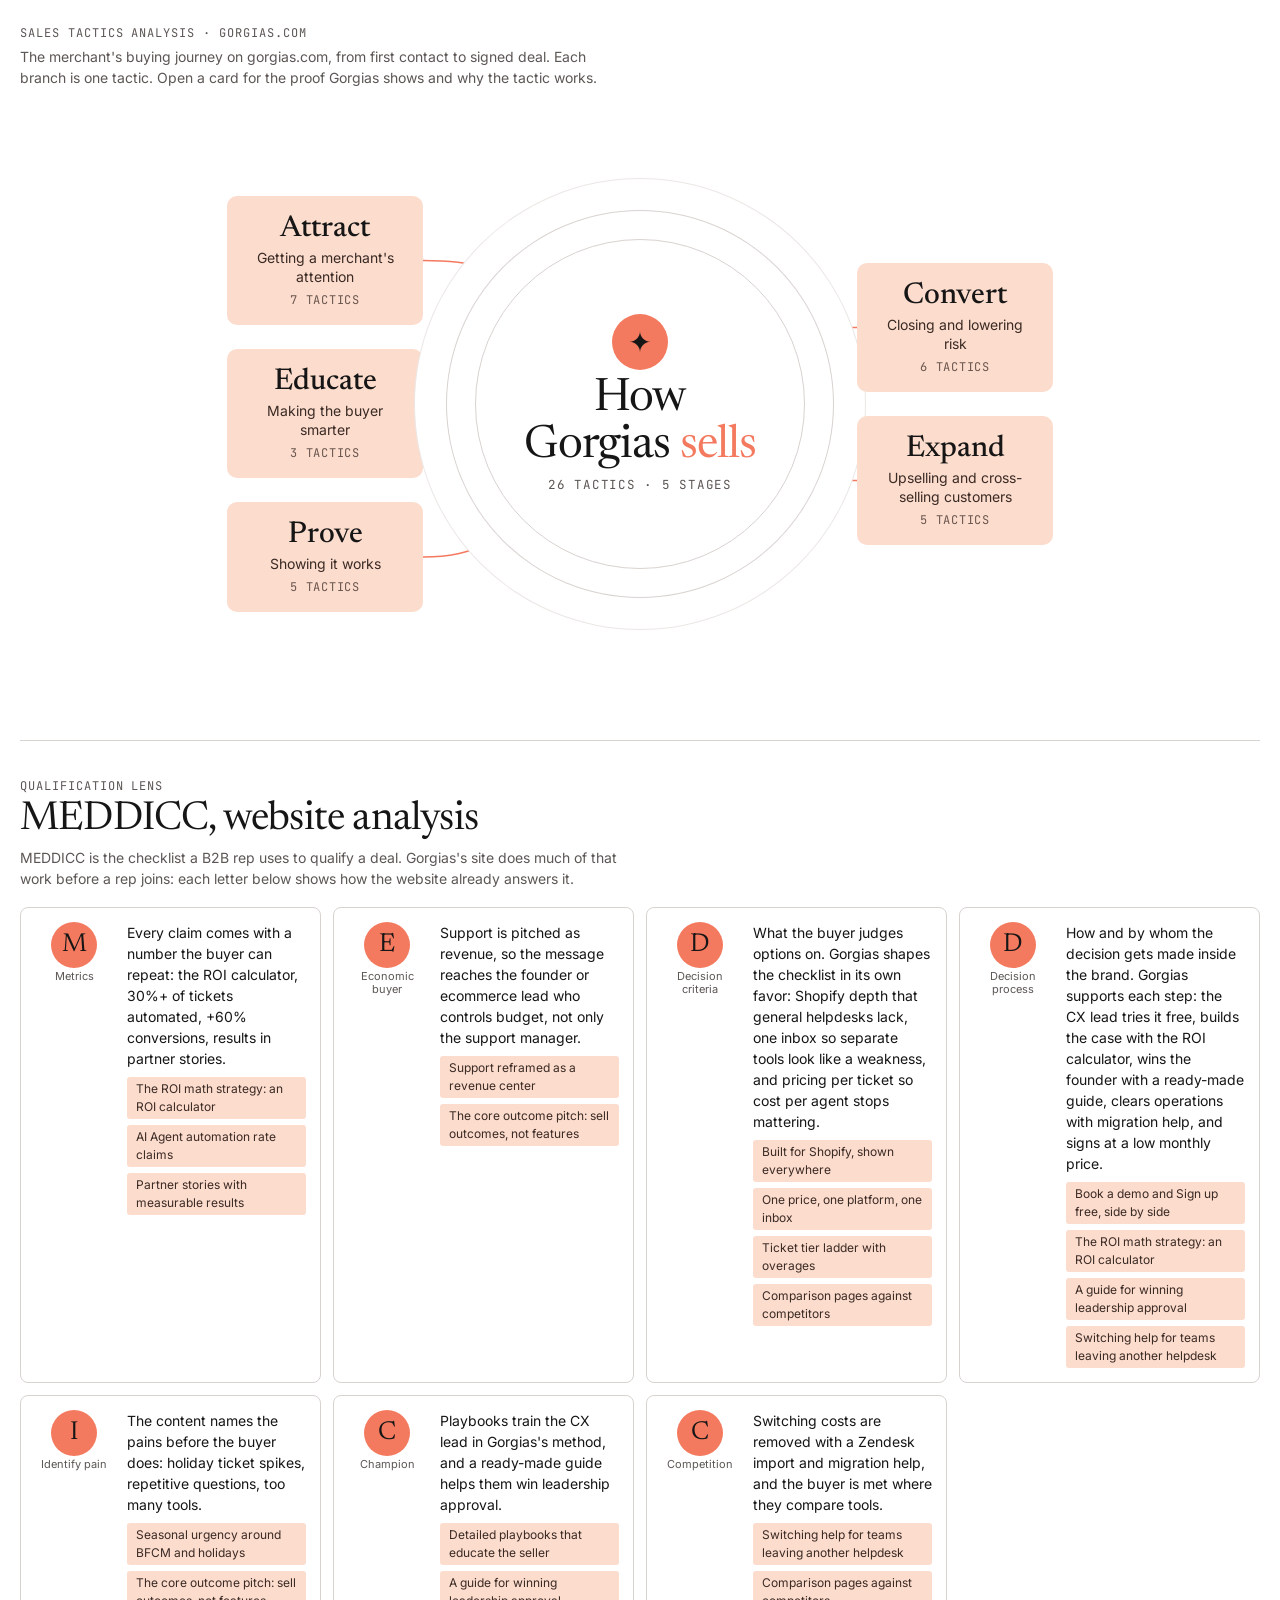
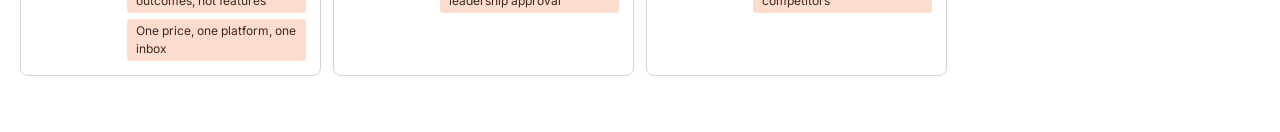
<file: gorgias-analysis/index.html>
<!doctype html>
<html lang="en">
<head>
<meta charset="utf-8">
<meta name="viewport" content="width=device-width,initial-scale=1,viewport-fit=cover">
<style>body{margin:0;font:14px system-ui,sans-serif}img{max-width:100%}[hidden]{display:none!important}</style>
</head>
<body>
<title>Gorgias Sales Tactics</title>
<link rel="preconnect" href="https://fonts.googleapis.com">
<link rel="stylesheet" href="https://fonts.googleapis.com/css2?family=Newsreader:opsz,wght@6..72,400;6..72,500&family=Inter:wght@400;500;600&family=JetBrains+Mono:wght@400;500&display=swap">
<style>
/* Layout: a mind map. The question sits in a ringed hub in the middle; four buyer stages branch left and right; each tactic hangs off its stage. Gorgias palette: white, ink, coral, warm grey, peach. */
:root{
  --bg:#ffffff; --surface:#ffffff; --sunk:#ebe7e5; --fg:#161616; --muted:#5c5654; --line:#d9d3d0;
  --ink:#161616; --on-ink:#ffffff; --coral:#f47a5f; --peach:#fcdccd; --tag-fg:#3a2a24; --warn:#a4462f;
  --branch:#c9c1bd;
  color-scheme:light;
  --display:"Newsreader","Iowan Old Style",Georgia,serif;
  --body:"Inter",ui-sans-serif,system-ui,sans-serif;
  --mono:"JetBrains Mono",ui-monospace,Menlo,monospace;
}
*{box-sizing:border-box}
body{background:var(--bg);color:var(--fg);font-family:var(--body);font-size:15px;line-height:1.5}
.wrap{padding-inline:20px;padding-block:24px 56px;max-width:1560px;margin:0 auto;display:flex;flex-direction:column;gap:28px}
header{display:flex;flex-wrap:wrap;gap:14px;align-items:center;justify-content:space-between}
.eyebrow{font-family:var(--mono);font-size:12px;letter-spacing:.08em;text-transform:uppercase;color:var(--muted)}
.lede{color:var(--muted);max-width:68ch;margin:4px 0 0;font-size:14px}
button,input,textarea,select{font:inherit;color:inherit}
.btn{border:1px solid var(--line);background:var(--surface);padding:9px 18px;border-radius:999px;cursor:pointer;font-weight:500}
.btn:hover{border-color:var(--ink)}
.btn.primary{background:var(--ink);color:var(--on-ink);border-color:var(--ink);font-weight:600}
.btn:focus-visible,input:focus-visible,textarea:focus-visible,select:focus-visible,.card:focus-visible{outline:2px solid var(--coral);outline-offset:2px}
.note{font-size:13px;color:var(--muted);text-align:center;margin:0}
.note.err{color:var(--warn)}

/* map */
.map{position:relative;display:grid;grid-template-columns:minmax(0,520px) 330px minmax(0,520px);justify-content:center;column-gap:52px;align-items:center;padding-block:80px}
.wires{position:absolute;inset:0;width:100%;height:100%;pointer-events:none;overflow:visible}
.wires path{fill:none;stroke:var(--branch);stroke-width:1.25}
.wires path.trunk{stroke:var(--coral);stroke-width:1.5}
.side{display:flex;flex-direction:column;gap:24px;position:relative;z-index:1;min-width:0}
.hub{position:relative;z-index:1;width:330px;height:330px;border-radius:50%;display:grid;place-items:center;text-align:center;background:var(--surface);border:1px solid var(--line);
  box-shadow:0 0 0 28px var(--bg),0 0 0 29px var(--line),0 0 0 60px var(--bg),0 0 0 61px var(--sunk)}
.hub-in{display:flex;flex-direction:column;align-items:center;gap:6px;padding:20px}
.hub .dot{width:56px;height:56px;border-radius:50%;background:var(--coral);display:grid;place-items:center;color:var(--ink);font-size:28px;line-height:1}
.hub h1{font-family:var(--display);font-weight:400;font-size:46px;letter-spacing:-.02em;line-height:1.02;margin:0;text-wrap:balance}
.hub h1 em{font-style:normal;color:var(--coral)}
.hub .count{font-family:var(--mono);font-size:12.5px;color:var(--muted);letter-spacing:.06em;text-transform:uppercase}
.group{display:grid;grid-template-columns:minmax(0,1fr) auto;column-gap:32px;align-items:center}
.group.open{margin-block:10px}
.side.right .group{grid-template-columns:auto minmax(0,1fr)}
.side.right .stage{order:-1}
.stage{display:flex;flex-direction:column;align-items:center;gap:3px;background:var(--peach);color:var(--tag-fg);border:1px solid transparent;border-radius:10px;padding:16px 18px;text-align:center;width:196px;cursor:pointer;transition:background .15s,transform .15s}
.stage:hover{transform:translateY(-1px);border-color:var(--coral)}
.stage:focus-visible{outline:2px solid var(--coral);outline-offset:2px}
.stage[aria-expanded="true"]{background:var(--ink);color:var(--on-ink)}
.stage[aria-expanded="true"] b{color:var(--on-ink)}
.stage .cnt{font-family:var(--mono);font-size:12px;letter-spacing:.06em;text-transform:uppercase;opacity:.75;margin-top:2px}
.stage b{font-family:var(--display);font-weight:500;font-size:30px;line-height:1.1;color:var(--ink)}
.stage span{font-size:14px;line-height:1.35}
.hint{text-align:center;font-size:13px;color:var(--muted);margin:-8px 0 0}
.cards{display:flex;flex-direction:column;gap:12px;min-width:0}
.card{background:var(--surface);border:1px solid var(--line);border-radius:8px;padding:12px 14px;display:flex;flex-direction:column;gap:4px;cursor:pointer;text-align:left;min-width:0;transition:border-color .15s, transform .15s}
.card:hover{border-color:var(--ink);transform:translateY(-1px)}
.card h3{font-family:var(--display);font-size:19px;font-weight:400;letter-spacing:-.01em;margin:0;line-height:1.15}
.card p{margin:0;font-size:13px;color:var(--muted);display:-webkit-box;-webkit-line-clamp:2;-webkit-box-orient:vertical;overflow:hidden}
.card .more{font-size:12px;font-weight:500;color:var(--fg)}
.card .more::after{content:" →"}
.empty{font-size:13px;color:var(--muted);border:1px dashed var(--line);border-radius:8px;padding:10px 12px}

.card.dim{opacity:.28}
.wires path.faint{opacity:.25}
.wires path.lit{stroke:var(--coral);stroke-width:1.5}

/* method lens */
.lens{display:flex;flex-wrap:wrap;align-items:center;gap:10px}
.lens-label{font-family:var(--mono);font-size:11px;letter-spacing:.08em;text-transform:uppercase;color:var(--muted)}
.lens-row{display:flex;flex-wrap:wrap;gap:6px}
.lens-btn{border:1px solid var(--line);background:var(--surface);border-radius:999px;padding:6px 12px;font-size:13px;cursor:pointer}
.lens-btn:hover{border-color:var(--ink)}
.lens-btn[aria-pressed="true"]{background:var(--ink);color:var(--on-ink);border-color:var(--ink)}
.lens-btn .n{font-family:var(--mono);font-size:11px;opacity:.65}
.lens-btn:focus-visible,.m-link:focus-visible{outline:2px solid var(--coral);outline-offset:2px}

/* MEDDICC */
.meddicc{display:flex;flex-direction:column;gap:18px;border-top:1px solid var(--line);padding-top:36px;margin-top:20px}
.m-head h2{font-family:var(--display);font-weight:400;font-size:clamp(28px,4vw,40px);letter-spacing:-.02em;line-height:1.05;margin:4px 0 6px}
.m-rows{display:grid;grid-template-columns:repeat(auto-fill,minmax(300px,1fr));gap:12px}
.m-row{display:grid;grid-template-columns:auto minmax(0,1fr);gap:14px;border:1px solid var(--line);border-radius:8px;padding:14px}
.m-key{display:flex;flex-direction:column;align-items:center;gap:2px;width:78px}
.m-l{width:46px;height:46px;border-radius:50%;background:var(--coral);display:grid;place-items:center;font-family:var(--display);font-size:26px;color:var(--ink)}
.m-n{font-size:11px;text-align:center;color:var(--muted);line-height:1.2}
.m-body{display:flex;flex-direction:column;gap:8px;min-width:0}
.m-body p{margin:0;font-size:14px}
.m-links{display:flex;flex-wrap:wrap;gap:6px}
.m-link{border:0;background:var(--peach);color:var(--tag-fg);border-radius:3px;padding:3px 9px;font-size:12px;cursor:pointer;text-align:left}
.m-link:hover{text-decoration:underline}
.chip.method{background:var(--sunk);color:var(--fg)}
fieldset.methods{border:1px solid var(--line);border-radius:8px;padding:8px 12px 10px;margin:0}
fieldset.methods legend{font-family:var(--mono);font-size:12px;color:var(--muted);padding:0 4px}
#i-methods{display:grid;grid-template-columns:1fr 1fr;gap:6px 12px}
label.check{flex-direction:row;align-items:center;gap:8px;font-family:var(--body);font-size:13.5px;color:var(--fg);letter-spacing:0}
label.check input{padding:0;margin:0}

/* dialogs */
dialog{border:1px solid var(--line);border-radius:14px;background:var(--surface);color:var(--fg);padding:0;width:min(600px,calc(100vw - 32px))}
dialog::backdrop{background:rgba(22,22,22,.45)}
.detail{display:flex;flex-direction:column;gap:14px;padding:24px}
.detail .crumb{display:flex;flex-wrap:wrap;gap:6px}
.chip{font-size:12px;padding:3px 9px;border-radius:3px;background:var(--peach);color:var(--tag-fg)}
.detail h2{font-family:var(--display);font-weight:400;font-size:32px;letter-spacing:-.015em;line-height:1.08;margin:0;text-wrap:balance}
.detail p{margin:0;line-height:1.6}
.metric{font-family:var(--mono);font-size:13px;border-left:2px solid var(--coral);padding:2px 0 2px 10px}
.why{background:var(--sunk);border-radius:8px;padding:12px 14px}
.why b{font-family:var(--mono);font-size:11px;letter-spacing:.06em;text-transform:uppercase;color:var(--warn);display:block;margin-bottom:2px}
.url{font-size:13.5px;color:var(--fg);font-weight:500;overflow-wrap:anywhere}
.url::after{content:" →"}
form.ed{display:flex;flex-direction:column;gap:12px;padding:22px}
form.ed h2{font-family:var(--display);font-weight:400;margin:0;font-size:28px}
.row{display:grid;grid-template-columns:1fr 1fr;gap:12px}
label{display:flex;flex-direction:column;gap:4px;font-size:12px;font-family:var(--mono);color:var(--muted);letter-spacing:.03em}
input,textarea,form.ed select{border:1px solid var(--line);background:var(--bg);border-radius:8px;padding:8px 10px;font-family:var(--body);font-size:14px;color:var(--fg);letter-spacing:0}
textarea{min-height:70px;resize:vertical}
.actions{display:flex;flex-wrap:wrap;gap:8px;justify-content:space-between}
.actions div{display:flex;gap:8px;margin-left:auto}
.danger{color:var(--warn)}

@media (max-width:1100px){
  .map{grid-template-columns:1fr;row-gap:36px}
  .wires{display:none}
  .hub{justify-self:center;order:-1;margin-block:40px;width:240px;height:240px;box-shadow:0 0 0 18px var(--bg),0 0 0 19px var(--line),0 0 0 36px var(--bg),0 0 0 37px var(--sunk)}
  .hub h1{font-size:34px}
  .group,.side.right .group{grid-template-columns:1fr;row-gap:12px}
  .side.right .stage{order:0}
  .stage{flex-direction:row;flex-wrap:wrap;gap:4px 10px;width:100%;justify-self:stretch;text-align:left;align-items:baseline}
  .cards:empty{display:none}
  .side{gap:12px}
  .map{padding-block:0}
  .cards{border-left:1.5px solid var(--coral);padding-left:14px}
  .row{grid-template-columns:1fr}
}
@media (prefers-reduced-motion:reduce){.card{transition:none}}
</style>

<div class="wrap">
  <header>
    <div>
      <div class="eyebrow">Sales tactics analysis · gorgias.com</div>
      <p class="lede">The merchant's buying journey on gorgias.com, from first contact to signed deal. Each branch is one tactic. Open a card for the proof Gorgias shows and why the tactic works.</p>
    </div>
    <button class="btn primary" id="new" type="button" hidden>New tactic</button>
  </header>
  <p class="note" id="note">Loading the map…</p>
  <main class="map" id="map">
    <svg class="wires" id="wires" aria-hidden="true"></svg>
    <div class="side left" id="side-left"></div>
    <div class="hub" id="hub"><div class="hub-in"><div class="dot" aria-hidden="true">✦</div><h1>How Gorgias <em>sells</em></h1><div class="count" id="count"></div></div></div>
    <div class="side right" id="side-right"></div>
  </main>
  <section class="meddicc" aria-labelledby="meddicc-h">
    <div class="m-head">
      <div class="eyebrow">Qualification lens</div>
      <h2 id="meddicc-h">MEDDICC, website analysis</h2>
      <p class="lede">MEDDICC is the checklist a B2B rep uses to qualify a deal. Gorgias's site does much of that work before a rep joins: each letter below shows how the website already answers it.</p>
    </div>
    <div class="m-rows" id="meddicc-rows"></div>
  </section>
</div>

<dialog id="det">
  <div class="detail">
    <div class="crumb" id="d-crumb"></div>
    <h2 id="d-title"></h2>
    <p id="d-what"></p>
    <div class="metric" id="d-metric"></div>
    <div class="why" id="d-why"><b>Why it works</b><span id="d-take"></span></div>
    <a class="url" id="d-url" target="_blank" rel="noopener"></a>
    <div class="actions"><div><button class="btn" type="button" id="d-edit" hidden>Edit</button><button class="btn primary" type="button" id="d-close">Close</button></div></div>
  </div>
</dialog>

<dialog id="dlg">
  <form class="ed" id="form" method="dialog">
    <h2 id="dlg-title">New tactic</h2>
    <label>Tactic name<input id="i-title" required maxlength="120"></label>
    <div class="row">
      <label>Buyer stage<select id="i-stage"></select></label>
      <label>Tactic type<input id="i-type" list="types" maxlength="40"><datalist id="types"></datalist></label>
    </div>
    <label>Where on their site (URL)<input id="i-url" type="url" placeholder="https://www.gorgias.com/…"></label>
    <label>What they do<textarea id="i-what" maxlength="1500"></textarea></label>
    <label>Proof or metric they show<input id="i-metric" maxlength="200"></label>
    <label>Why it works<textarea id="i-take" maxlength="1500"></textarea></label>
    <fieldset class="methods"><legend>Sales methods</legend><div id="i-methods"></div></fieldset>
    <p class="note err" id="form-err" hidden></p>
    <div class="actions">
      <button class="btn danger" type="button" id="del" hidden>Delete</button>
      <div><button class="btn" type="button" id="cancel">Cancel</button><button class="btn primary" type="submit" id="save">Save tactic</button></div>
    </div>
  </form>
</dialog>

<script>
const STAGES=[
  {id:"attract",name:"Attract",q:"Getting a merchant's attention",side:"left"},
  {id:"educate",name:"Educate",q:"Making the buyer smarter",side:"left"},
  {id:"prove",name:"Prove",q:"Showing it works",side:"left"},
  {id:"convert",name:"Convert",q:"Closing and lowering risk",side:"right"},
  {id:"expand",name:"Expand",q:"Upselling and cross-selling customers",side:"right"}
];
const METHODS=[
  {id:"upsell",name:"Upsell & cross-sell"},
  {id:"anchoring",name:"Anchoring"},
  {id:"consultative",name:"Relationship & consultative"},
  {id:"qualification",name:"Qualification & process"},
  {id:"value",name:"Solution & value"},
  {id:"validation",name:"Third-party validation"}
];
const MEDDICC=[
  {l:"M",n:"Metrics",t:"Every claim comes with a number the buyer can repeat: the ROI calculator, 30%+ of tickets automated, +60% conversions, results in partner stories.",ids:["roi-calculator","ai-automation","partner-stories"]},
  {l:"E",n:"Economic buyer",t:"Support is pitched as revenue, so the message reaches the founder or ecommerce lead who controls budget, not only the support manager.",ids:["cx-revenue","outcome-pitch"]},
  {l:"D",n:"Decision criteria",t:"What the buyer judges options on. Gorgias shapes the checklist in its own favor: Shopify depth that general helpdesks lack, one inbox so separate tools look like a weakness, and pricing per ticket so cost per agent stops mattering.",ids:["shopify-native","one-price-platform","pricing-tickets","comparison-pages"]},
  {l:"D",n:"Decision process",t:"How and by whom the decision gets made inside the brand. Gorgias supports each step: the CX lead tries it free, builds the case with the ROI calculator, wins the founder with a ready-made guide, clears operations with migration help, and signs at a low monthly price.",ids:["demo-trial","roi-calculator","champion-enablement","migration-help"]},
  {l:"I",n:"Identify pain",t:"The content names the pains before the buyer does: holiday ticket spikes, repetitive questions, too many tools.",ids:["seasonal-bfcm","outcome-pitch","one-price-platform"]},
  {l:"C",n:"Champion",t:"Playbooks train the CX lead in Gorgias's method, and a ready-made guide helps them win leadership approval.",ids:["playbooks","champion-enablement"]},
  {l:"C",n:"Competition",t:"Switching costs are removed with a Zendesk import and migration help, and the buyer is met where they compare tools.",ids:["migration-help","comparison-pages"]}
];
const $=s=>document.querySelector(s);
let cards=[],db=null,canWrite=false,editing=null,viewing=null,lens="",openStage="";

function el(tag,cls,text){const e=document.createElement(tag);if(cls)e.className=cls;if(text!=null)e.textContent=text;return e}
function safeUrl(u){try{const x=new URL(u);return /^https?:$/.test(x.protocol)?x.href:null}catch(e){return null}}

function render(){
  const L=$("#side-left"),R=$("#side-right");L.replaceChildren();R.replaceChildren();
  $("#types").replaceChildren(...[...new Set(cards.map(c=>c.type).filter(Boolean))].sort().map(t=>new Option(t)));
  $("#count").textContent=cards.length?cards.length+" tactics · "+STAGES.length+" stages":"";
  renderLens();renderMeddicc();
  for(const st of STAGES){
    const g=el("section","group");g.dataset.stage=st.id;g.setAttribute("aria-label",st.name);
    const all=cards.filter(c=>(c.stage||"prove")===st.id).sort((a,b)=>(a.created||0)-(b.created||0));
    const mine=lens?all.filter(c=>(c.methods||[]).includes(lens)):all;
    const isOpen=lens?mine.length>0:openStage===st.id;
    const pill=el("button","stage");pill.type="button";pill.setAttribute("aria-expanded",String(isOpen));
    pill.append(el("b",null,st.name),el("span",null,st.q),el("span","cnt",(lens?mine.length+" of ":"")+all.length+" tactics"));
    pill.onclick=()=>{const was=openStage===st.id&&!lens;lens="";openStage=was?"":st.id;render()};
    const list=el("div","cards");
    if(isOpen){g.classList.add("open");for(const c of mine)list.append(cardEl(c))}
    g.append(list,pill);
    (st.side==="left"?L:R).append(g);
  }
  requestAnimationFrame(drawWires);
}
function cardEl(c){
  const d=el("article","card");d.tabIndex=0;d.setAttribute("role","button");
  d.append(el("h3",null,c.title||"Untitled"));
  if(c.what)d.append(el("p",null,c.what));
  d.append(el("span","more","More"));
  const open=()=>openDetail(c);
  d.onclick=open;d.onkeydown=e=>{if(e.key==="Enter"||e.key===" "){e.preventDefault();open()}};
  return d;
}

function drawWires(){
  const svg=$("#wires"),map=$("#map");
  if(getComputedStyle(svg).display==="none"){svg.replaceChildren();return}
  const m=map.getBoundingClientRect(),hub=$("#hub").getBoundingClientRect();
  const ns="http://www.w3.org/2000/svg",paths=[];
  const curve=(x1,y1,x2,y2,cls)=>{const mx=(x1+x2)/2;const p=document.createElementNS(ns,"path");p.setAttribute("d",`M${x1},${y1} C${mx},${y1} ${mx},${y2} ${x2},${y2}`);if(cls)p.setAttribute("class",cls);paths.push(p)};
  const r=hub.width/2,cx=hub.left+r-m.left,cy=hub.top+r-m.top;
  document.querySelectorAll(".group").forEach(g=>{
    const left=g.parentElement.classList.contains("left");
    const pill=g.querySelector(".stage").getBoundingClientRect();
    const py=pill.top+pill.height/2-m.top;
    const inner=left?pill.right-m.left:pill.left-m.left, outer=left?pill.left-m.left:pill.right-m.left;
    const dy=Math.max(-r*.8,Math.min(r*.8,py-cy)), dx=Math.sqrt(r*r-dy*dy);
    curve(left?cx-dx:cx+dx,cy+dy,inner,py,"trunk");
    g.querySelectorAll(".card,.empty").forEach(c=>{const b=c.getBoundingClientRect();curve(outer,py,left?b.right-m.left:b.left-m.left,b.top+b.height/2-m.top,"lit")});
  });
  svg.setAttribute("viewBox",`0 0 ${m.width} ${m.height}`);
  svg.replaceChildren(...paths);
}
new ResizeObserver(()=>requestAnimationFrame(drawWires)).observe($("#map"));
document.fonts?.ready.then(()=>requestAnimationFrame(drawWires));

function renderLens(){
  const bar=$("#lens");if(!bar)return;bar.replaceChildren();
  const mk=(id,name)=>{const b=el("button","lens-btn",name);b.type="button";b.setAttribute("aria-pressed",String(lens===id));
    const n=id?cards.filter(c=>(c.methods||[]).includes(id)).length:cards.length;b.append(el("span","n"," "+n));
    b.onclick=()=>{lens=id;openStage="";render()};return b};
  bar.append(mk("","All tactics"),...METHODS.map(m=>mk(m.id,m.name)));
}
function renderMeddicc(){
  const box=$("#meddicc-rows");box.replaceChildren();
  for(const r of MEDDICC){
    const row=el("div","m-row");
    const k=el("div","m-key");k.append(el("span","m-l",r.l),el("span","m-n",r.n));
    const body=el("div","m-body");body.append(el("p",null,r.t));
    const links=el("div","m-links");
    for(const id of r.ids){const c=cards.find(x=>x.id===id);if(!c)continue;const b=el("button","m-link",c.title);b.type="button";b.onclick=()=>openDetail(c);links.append(b)}
    if(links.childElementCount)body.append(links);
    row.append(k,body);box.append(row);
  }
}
function openDetail(c){
  viewing=c;
  const st=STAGES.find(s=>s.id===(c.stage||"prove"));
  $("#d-crumb").replaceChildren(el("span","chip",st?st.name:""),...(c.type?[el("span","chip",c.type)]:[]),
    ...(c.methods||[]).map(id=>METHODS.find(m=>m.id===id)).filter(Boolean).map(m=>el("span","chip method",m.name)));
  $("#d-title").textContent=c.title||"Untitled";
  $("#d-what").textContent=c.what||"";$("#d-what").hidden=!c.what;
  $("#d-metric").textContent=c.metric||"";$("#d-metric").hidden=!c.metric;
  $("#d-take").textContent=c.take||"";$("#d-why").hidden=!c.take;
  const u=safeUrl(c.url||"");const a=$("#d-url");a.hidden=!u;if(u){a.href=u;a.textContent="See it on "+u.replace(/^https?:\/\/(www\.)?/,"").replace(/\/$/,"")}
  $("#d-edit").hidden=!canWrite;
  $("#det").showModal();
}
$("#d-close").onclick=()=>$("#det").close();
$("#d-edit").onclick=()=>{$("#det").close();openEd(viewing)};

function openEd(c,stage){
  editing=c;
  $("#dlg-title").textContent=c?"Edit tactic":"New tactic";
  $("#i-stage").replaceChildren(...STAGES.map(s=>new Option(s.name,s.id)));
  $("#i-title").value=c?.title||"";$("#i-stage").value=c?.stage||stage||"attract";$("#i-type").value=c?.type||"";
  $("#i-url").value=c?.url||"";$("#i-what").value=c?.what||"";$("#i-metric").value=c?.metric||"";$("#i-take").value=c?.take||"";
  $("#i-methods").replaceChildren(...METHODS.map(m=>{const l=el("label","check");const i=el("input");i.type="checkbox";i.value=m.id;i.id="m-"+m.id;i.checked=(c?.methods||[]).includes(m.id);l.append(i,document.createTextNode(m.name));return l}));
  $("#del").hidden=!c;$("#form-err").hidden=true;$("#del").textContent="Delete";$("#del").dataset.armed="";
  $("#dlg").showModal();$("#i-title").focus();
}
function fail(msg){const e=$("#form-err");e.textContent=msg;e.hidden=false}
$("#form").addEventListener("submit",async e=>{
  e.preventDefault();if(!db)return fail("The map can't save right now. Reload the page and try again.");
  const data={...(editing?{status:editing.status||""}:{}),title:$("#i-title").value.trim(),stage:$("#i-stage").value,type:$("#i-type").value.trim(),url:$("#i-url").value.trim(),
    what:$("#i-what").value.trim(),metric:$("#i-metric").value.trim(),take:$("#i-take").value.trim(),methods:[...document.querySelectorAll("#i-methods input:checked")].map(i=>i.value),created:editing?.created||Date.now()};
  if(!data.title)return fail("Give the tactic a name.");
  $("#save").disabled=true;
  try{const col=db.collection("cards");await (editing?col.doc(editing.id):col.doc()).set(data);$("#dlg").close()}
  catch(err){if(err?.code==="invalid_argument"){canWrite=false;$("#new").hidden=true;fail("You can view this map but not edit it.")}else fail("Saving failed ("+(err?.code||"error")+"). Try again in a moment.")}
  finally{$("#save").disabled=false}
});
$("#del").onclick=async()=>{
  const b=$("#del");if(!b.dataset.armed){b.dataset.armed="1";b.textContent="Click again to delete";return}
  try{await db.collection("cards").doc(editing.id).delete();$("#dlg").close()}catch(err){fail("Delete failed ("+(err?.code||"error")+").")}
};
$("#cancel").onclick=()=>$("#dlg").close();
$("#new").onclick=()=>openEd(null,"attract");

render();
(async()=>{
  const note=$("#note");
  db=await window.claude?.use?.("db");
  if(!db){
    try{const r=await fetch("cards.json");if(!r.ok)throw 0;const j=await r.json();cards=Object.entries(j).map(([id,d])=>({id,...d}));note.hidden=true;render();return}catch(e){}
    note.textContent="Sign in to claude.ai to see this map.";note.classList.add("err");return}
  try{const user=await claude.use("user");const w=user?await user.can("data.write"):null;canWrite=w!==false}catch(e){canWrite=true}
  $("#new").hidden=!canWrite;
  db.collection("cards").onSnapshot(s=>{
    cards=s.docs.map(d=>({id:d.id,...d.data()}));
    note.hidden=cards.length>0;note.textContent="No tactics yet. Use New tactic to add the first one.";
    render();
  },err=>{note.hidden=false;note.textContent="The map stopped syncing ("+err.code+"). Reload to reconnect.";note.classList.add("err")});
})();
</script>

</body>
</html>
</file>
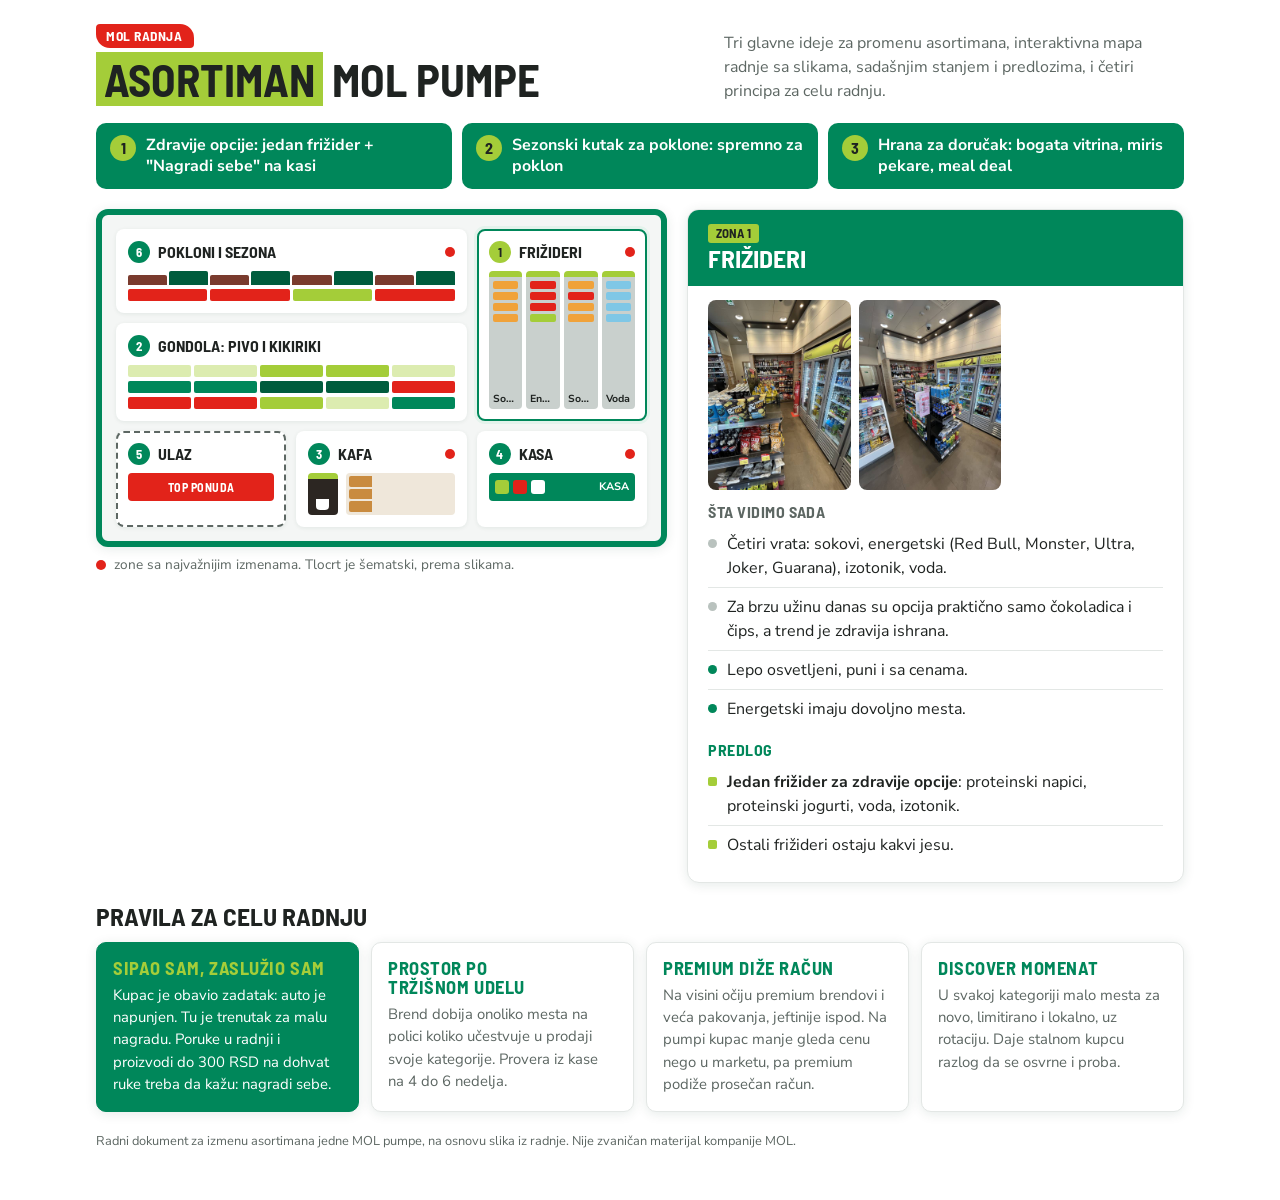
<file: mol-asortiman/index.html>
<!doctype html>
<html lang="sr">
<head>
<meta charset="utf-8">
<meta name="viewport" content="width=device-width, initial-scale=1, viewport-fit=cover">
<!-- ARTIFACT-START -->
<title>Asortiman MOL pumpe</title>
<meta name="claude:viewport-fit-sides" content="cover">
<link rel="preconnect" href="https://fonts.googleapis.com">
<link rel="preconnect" href="https://fonts.gstatic.com" crossorigin>
<link href="https://fonts.googleapis.com/css2?family=Barlow+Semi+Condensed:wght@600;700&family=Nunito+Sans:opsz,wght@6..12,400;6..12,700&display=swap" rel="stylesheet">
<style>
/* Layout: tlocrt prave radnje (sa slika); klik na zonu otvara: slike, šta vidimo sada, predlog. Boje kao molserbia.rs, bela pozadina */
:root {
  --bg: #ffffff;
  --surface: #ffffff;
  --ink: #1f2321;
  --muted: #5d6763;
  --line: #e3e7e5;
  --green: #00875a;
  --green-dark: #005c3d;
  --green-soft: #e4f3ec;
  --lime: #a4cd39;
  --lime-tint: #dcecb0;
  --red: #e2231a;
  --floor: #f4f6f5;
  --shadow: 0 2px 12px rgba(0, 60, 40, 0.10);
  --f-display: "Barlow Semi Condensed", "Arial Narrow", sans-serif;
  --f-body: "Nunito Sans", "Segoe UI", system-ui, sans-serif;
  color-scheme: light;
}
* { box-sizing: border-box; }
body { margin: 0; background: var(--bg); color: var(--ink); font-family: var(--f-body); font-size: 16px; line-height: 1.5; }
.page {
  max-width: 1120px; margin: 0 auto;
  padding-left: max(16px, env(safe-area-inset-left, 0px));
  padding-right: max(16px, env(safe-area-inset-right, 0px));
  padding-block: 24px 48px;
  display: flex; flex-direction: column; gap: 20px;
}
h1, h2, h3 { font-family: var(--f-display); font-weight: 700; text-transform: uppercase; line-height: 1.05; margin: 0; text-wrap: balance; }
h1 { font-size: clamp(1.9rem, 5vw, 2.8rem); }
h1 .hl { background: var(--lime); color: #1f2321; padding: 0 8px; }
h2 { font-size: 1.6rem; }
h3 { font-size: 1rem; letter-spacing: 0.03em; }
p { margin: 0; }
.badge { display: inline-block; background: var(--red); color: #fff; font-family: var(--f-display); font-weight: 700; text-transform: uppercase; font-size: 0.85rem; letter-spacing: 0.04em; padding: 2px 12px 2px 10px; border-radius: 4px 14px 4px 14px; margin-bottom: 8px; }
.top { display: flex; flex-wrap: wrap; align-items: flex-end; justify-content: space-between; gap: 12px; }
.goal { color: var(--muted); max-width: 46ch; }
.goal b { color: var(--ink); }

/* tri glavne izmene */
.top3 { display: grid; grid-template-columns: repeat(auto-fit, minmax(220px, 1fr)); gap: 10px; }
.top3 div { background: var(--green); color: #fff; border-radius: 10px; padding: 12px 14px; display: flex; gap: 10px; align-items: flex-start; }
.top3 b { flex: none; width: 26px; height: 26px; border-radius: 50%; background: var(--lime); color: #1f2321; display: grid; place-items: center; font-family: var(--f-display); }
.top3 span { font-weight: 700; line-height: 1.3; }

.layout { display: grid; grid-template-columns: minmax(0, 1.15fr) minmax(0, 1fr); gap: 20px; align-items: start; }
@media (max-width: 860px) { .layout { grid-template-columns: 1fr; } }

/* tlocrt */
.store {
  background: var(--floor); border-radius: 12px; padding: 14px; box-shadow: var(--shadow);
  border: 6px solid var(--green);
  display: grid; gap: 10px;
  grid-template-columns: 1fr 1fr 1fr;
  grid-template-areas:
    "al al fr"
    "go go fr"
    "ul kf ks";
}
@media (max-width: 520px) {
  .store { grid-template-columns: 1fr 1fr; grid-template-areas: "al al" "fr fr" "go go" "ul kf" "ks ks"; padding: 10px; gap: 8px; }
}
.zone {
  display: flex; flex-direction: column; gap: 8px; align-items: stretch;
  background: #fff; border: 2px solid transparent; border-radius: 8px; padding: 10px;
  box-shadow: 0 1px 4px rgba(0, 60, 40, 0.08);
  font: inherit; color: inherit; text-align: left; cursor: pointer; min-width: 0;
  transition: border-color .15s;
}
.zone:hover { border-color: var(--lime); }
.zone:focus-visible { outline: 3px solid var(--lime); outline-offset: 2px; }
.zone[aria-pressed="true"] { border-color: var(--green); box-shadow: 0 0 0 3px var(--green-soft); }
.zname { font-family: var(--f-display); font-weight: 700; text-transform: uppercase; font-size: 1rem; display: flex; align-items: center; gap: 8px; line-height: 1.1; }
.num { flex: none; width: 22px; height: 22px; border-radius: 50%; background: var(--green); color: #fff; display: grid; place-items: center; font-size: 0.8rem; }
.zone[aria-pressed="true"] .num { background: var(--lime); color: #1f2321; }
.flag { margin-left: auto; flex: none; width: 10px; height: 10px; border-radius: 50%; background: var(--red); }
.al { grid-area: al; } .fr { grid-area: fr; } .go { grid-area: go; } .kf { grid-area: kf; } .ks { grid-area: ks; } .ul { grid-area: ul; }

/* crtezi u zonama */
.doors { display: grid; grid-template-columns: repeat(4, minmax(0, 1fr)); gap: 4px; flex: 1; min-height: 90px; }
.door { background: #c9d0cd; border-radius: 4px; padding: 4px; display: flex; flex-direction: column; gap: 3px; min-width: 0; border-top: 6px solid var(--lime); }
.door i { display: block; height: 8px; border-radius: 2px; }
.door small { margin-top: auto; color: #1f2321; font-size: 0.64rem; text-align: center; line-height: 1.2; white-space: nowrap; overflow: hidden; text-overflow: ellipsis; font-weight: 700; }
.c-sok { background: #f0a23a; } .c-en { background: var(--red); } .c-voda { background: #7fc7e6; } .c-iso { background: var(--lime); }
.shelfrow { display: flex; gap: 3px; height: 12px; }
.shelfrow i { flex: 1; border-radius: 2px; }
.s1 { background: var(--lime); } .s2 { background: var(--red); } .s3 { background: var(--green); } .s4 { background: var(--lime-tint); } .s5 { background: var(--green-dark); }
.wall { display: flex; flex-direction: column; gap: 4px; }
.bottle { display: flex; gap: 2px; height: 14px; align-items: flex-end; }
.bottle i { flex: 1; background: var(--green-dark); border-radius: 2px 2px 0 0; height: 100%; }
.bottle i:nth-child(odd) { height: 70%; background: #7a3b2e; }
.coffee { display: flex; gap: 8px; align-items: flex-end; }
.machine { width: 30px; height: 42px; background: #2c2622; border-radius: 4px; position: relative; flex: none; border-top: 6px solid var(--lime); }
.machine::after { content: ""; position: absolute; left: 8px; bottom: 5px; width: 13px; height: 11px; background: #fff; border-radius: 0 0 4px 4px; }
.pastry { flex: 1; height: 42px; border-radius: 4px; background: #efe7da; display: grid; grid-template-rows: repeat(3, 1fr); gap: 2px; padding: 3px; }
.pastry i { border-radius: 2px; background: linear-gradient(90deg, #c98b3f 0 22%, transparent 22%); }
.counter { height: 28px; border-radius: 4px; background: var(--green); display: flex; align-items: center; gap: 4px; padding: 0 6px; }
.counter i { width: 14px; height: 14px; border-radius: 3px; background: var(--lime); }
.counter i:nth-child(2) { background: var(--red); } .counter i:nth-child(3) { background: #fff; }
.counter span { margin-left: auto; font-size: 0.68rem; color: #fff; font-weight: 700; }
.zone.ul { border: 2px dashed var(--muted); }
.zone.ul[aria-pressed="true"] { border: 2px solid var(--green); }
.promo { height: 28px; border-radius: 4px; background: var(--red); color: #fff; font-family: var(--f-display); font-weight: 700; font-size: 0.75rem; display: grid; place-items: center; letter-spacing: 0.04em; }

.hint { font-size: 0.85rem; color: var(--muted); margin-top: 8px; display: flex; gap: 8px; align-items: center; flex-wrap: wrap; }
.hint .flag { margin: 0; }

/* panel */
.panel { background: var(--surface); border-radius: 12px; box-shadow: var(--shadow); border: 1px solid var(--line); overflow: hidden; }
.panel-head { background: var(--green); color: #fff; padding: 14px 20px; display: flex; flex-direction: column; gap: 2px; }
.panel-head .tag { align-self: flex-start; background: var(--lime); color: #1f2321; font-family: var(--f-display); font-weight: 700; font-size: 0.8rem; text-transform: uppercase; padding: 0 8px; border-radius: 3px; }
.photos { display: flex; gap: 8px; overflow-x: auto; padding: 14px 20px 4px; }
.photos img { height: 190px; width: auto; aspect-ratio: 3 / 4; object-fit: cover; border-radius: 8px; flex: none; max-width: 100%; background: var(--floor); }
.block { padding: 10px 20px 4px; display: flex; flex-direction: column; gap: 4px; }
.block:last-child { padding-bottom: 18px; }
.block h3 { color: var(--muted); }
.block.do h3 { color: var(--green); }
.list { list-style: none; margin: 0; padding: 0; display: flex; flex-direction: column; }
.list li { display: flex; gap: 10px; padding-block: 7px; border-bottom: 1px solid var(--line); }
.list li:last-child { border-bottom: 0; }
.list li::before { content: ""; flex: none; width: 9px; height: 9px; margin-top: 7px; border-radius: 50%; background: #b9c2be; }
.do .list li::before { border-radius: 2px; background: var(--lime); }
.list .ok::before { background: var(--green); }

.rules { display: flex; flex-direction: column; gap: 12px; }
.rules-grid { display: grid; grid-template-columns: repeat(auto-fit, minmax(230px, 1fr)); gap: 12px; }
.rule { border-radius: 10px; padding: 16px; background: var(--surface); border: 1px solid var(--line); box-shadow: var(--shadow); display: flex; flex-direction: column; gap: 6px; }
.rule h3 { font-size: 1.15rem; color: var(--green); }
.rule p { font-size: 0.93rem; color: var(--muted); }
.rule.hero { background: var(--green); border-color: var(--green); }
.rule.hero h3 { color: var(--lime); }
.rule.hero p { color: #fff; }
footer { font-size: 0.8rem; color: var(--muted); }
@media (prefers-reduced-motion: reduce) { .zone { transition: none; } }
</style>

<div class="page">
  <div class="top">
    <div><span class="badge">MOL radnja</span>
    <h1><span class="hl">Asortiman</span> MOL pumpe</h1></div>
    <p class="goal">Tri glavne ideje za promenu asortimana, interaktivna mapa radnje sa slikama, sadašnjim stanjem i predlozima, i četiri principa za celu radnju.</p>
  </div>

  <div class="top3" aria-label="Tri najvažnije izmene">
    <div><b>1</b><span>Zdravije opcije: jedan frižider + "Nagradi sebe" na kasi</span></div>
    <div><b>2</b><span>Sezonski kutak za poklone: spremno za poklon</span></div>
    <div><b>3</b><span>Hrana za doručak: bogata vitrina, miris pekare, meal deal</span></div>
  </div>

  <div class="layout">
    <div>
      <div class="store" role="group" aria-label="Tlocrt radnje">
        <button class="zone al" data-z="al" aria-pressed="false" type="button">
          <span class="zname"><span class="num">6</span>Pokloni i sezona<span class="flag" title="Važna izmena"></span></span>
          <span class="wall" aria-hidden="true">
            <span class="bottle"><i></i><i></i><i></i><i></i><i></i><i></i><i></i><i></i></span>
            <span class="shelfrow"><i class="s2"></i><i class="s2"></i><i class="s1"></i><i class="s2"></i></span>
          </span>
        </button>
        <button class="zone fr" data-z="fr" aria-pressed="true" type="button">
          <span class="zname"><span class="num">1</span>Frižideri<span class="flag" title="Važna izmena"></span></span>
          <span class="doors" aria-hidden="true">
            <span class="door"><i class="c-sok"></i><i class="c-sok"></i><i class="c-sok"></i><i class="c-sok"></i><small>Sokovi</small></span>
            <span class="door"><i class="c-en"></i><i class="c-en"></i><i class="c-en"></i><i class="c-iso"></i><small>Energija</small></span>
            <span class="door"><i class="c-sok"></i><i class="c-en"></i><i class="c-sok"></i><i class="c-sok"></i><small>Sokovi</small></span>
            <span class="door"><i class="c-voda"></i><i class="c-voda"></i><i class="c-voda"></i><i class="c-voda"></i><small>Voda</small></span>
          </span>
        </button>
        <button class="zone go" data-z="go" aria-pressed="false" type="button">
          <span class="zname"><span class="num">2</span>Gondola: pivo i kikiriki</span>
          <span class="wall" aria-hidden="true">
            <span class="shelfrow"><i class="s4"></i><i class="s4"></i><i class="s1"></i><i class="s1"></i><i class="s4"></i></span>
            <span class="shelfrow"><i class="s3"></i><i class="s3"></i><i class="s5"></i><i class="s5"></i><i class="s2"></i></span>
            <span class="shelfrow"><i class="s2"></i><i class="s2"></i><i class="s1"></i><i class="s4"></i><i class="s3"></i></span>
          </span>
        </button>
        <button class="zone ul" data-z="ul" aria-pressed="false" type="button">
          <span class="zname"><span class="num">5</span>Ulaz</span>
          <span class="promo" aria-hidden="true">TOP PONUDA</span>
        </button>
        <button class="zone kf" data-z="kf" aria-pressed="false" type="button">
          <span class="zname"><span class="num">3</span>Kafa<span class="flag" title="Važna izmena"></span></span>
          <span class="coffee" aria-hidden="true"><span class="machine"></span><span class="pastry"><i></i><i></i><i></i></span></span>
        </button>
        <button class="zone ks" data-z="ks" aria-pressed="false" type="button">
          <span class="zname"><span class="num">4</span>Kasa<span class="flag" title="Važna izmena"></span></span>
          <span class="counter" aria-hidden="true"><i></i><i></i><i></i><span>KASA</span></span>
        </button>
      </div>
      <p class="hint"><span class="flag"></span> zone sa najvažnijim izmenama. Tlocrt je šematski, prema slikama.</p>
    </div>

    <aside class="panel" aria-live="polite">
      <div class="panel-head">
        <span class="tag" id="p-tag">Zona 1</span>
        <h2 id="p-title">Frižideri</h2>
      </div>
      <div class="photos" id="p-photos"></div>
      <div class="block"><h3>Šta vidimo sada</h3><ul class="list" id="p-now"></ul></div>
      <div class="block do"><h3>Predlog</h3><ul class="list" id="p-do"></ul></div>
    </aside>
  </div>

  <section class="rules" aria-labelledby="rules-h">
    <h2 id="rules-h">Pravila za celu radnju</h2>
    <div class="rules-grid">
      <div class="rule hero"><h3>Sipao sam, zaslužio sam</h3><p>Kupac je obavio zadatak: auto je napunjen. Tu je trenutak za malu nagradu. Poruke u radnji i proizvodi do 300 RSD na dohvat ruke treba da kažu: nagradi sebe.</p></div>
      <div class="rule"><h3>Prostor po tržišnom udelu</h3><p>Brend dobija onoliko mesta na polici koliko učestvuje u prodaji svoje kategorije. Provera iz kase na 4 do 6 nedelja.</p></div>
      <div class="rule"><h3>Premium diže račun</h3><p>Na visini očiju premium brendovi i veća pakovanja, jeftinije ispod. Na pumpi kupac manje gleda cenu nego u marketu, pa premium podiže prosečan račun.</p></div>
      <div class="rule"><h3>Discover momenat</h3><p>U svakoj kategoriji malo mesta za novo, limitirano i lokalno, uz rotaciju. Daje stalnom kupcu razlog da se osvrne i proba.</p></div>
    </div>
  </section>

  <footer>Radni dokument za izmenu asortimana jedne MOL pumpe, na osnovu slika iz radnje. Nije zvaničan materijal kompanije MOL.</footer>
</div>

<script>
(function () {
  var Z = {
    fr: { n: 1, t: "Frižideri", img: ["frizideri", "gondola"],
      now: [
        "Četiri vrata: sokovi, energetski (Red Bull, Monster, Ultra, Joker, Guarana), izotonik, voda.",
        "Za brzu užinu danas su opcija praktično samo čokoladica i čips, a trend je zdravija ishrana."
      ],
      ok: [
        "Lepo osvetljeni, puni i sa cenama.",
        "Energetski imaju dovoljno mesta."
      ],
      todo: [
        "<b>Jedan frižider za zdravije opcije</b>: proteinski napici, proteinski jogurti, voda, izotonik.",
        "Ostali frižideri ostaju kakvi jesu."
      ]},
    go: { n: 2, t: "Gondola: pivo i kikiriki", img: ["gondola", "frizideri"],
      now: [
        "Pivo (Carlsberg, JOE, Heineken), Gorki list Bitter, Pepsi 0,5 i 1,5 l, voda.",
        "GUD kikiriki i Crunch & Go čips na čelu gondole."
      ],
      ok: [
        "Multipak piva je odličan: lako se nosi, kupac ga uzme usput.",
        "Kikiriki i čips odmah uz pivo."
      ],
      todo: [
        "<b>Bestseler grickalice što dalje u radnji</b>, da kupac do njih prođe pored ostale ponude.",
        "<b>Kombo cena</b> na čelu: \"multipak + kikiriki\".",
        "Mesto za brendove piva po udelu u prodaji, premium (Heineken, Carlsberg) u visini očiju."
      ]},
    kf: { n: 3, t: "Kafa i hrana", img: ["kafa", "kasa-pult"],
      now: [
        "Samouslužni aparat, čaše S, M i L.",
        "Vitrina za peciva skoro prazna: par kroasana i perec (99 do 199 RSD).",
        "Sendviči u vitrini kod kase, ali izloženi skromno i bez jasne poruke.",
        "Oko 7 malih plakata sa različitim akcijama."
      ],
      ok: [
        "Aparat stoji uz slatkiše i keks: kafa i kolačić idu jedno uz drugo.",
        "Kafa se vidi sa ulaza i odmah je pored kase."
      ],
      todo: [
        "<b>Miris pekare</b> koji privlači kao miris u McDonald's-u: pečenje smrznutog testa u radnji u špicu (7 do 9h i 16 do 18h), ili difuzer mirisa, ali tek kad je vitrina puna.",
        "<b>Bogata i lepo izložena hrana</b>: puna vitrina, više vrsta, lepo složeno, da izgleda kao prava alternativa pekari.",
        "<b>Jasna poruka: dobar doručak</b>, npr. \"Doručak na putu\" iznad vitrine.",
        "<b>Meal deal ponude</b> sa jednom cenom: sendvič + piće, kafa + kroasan, jogurt + pecivo.",
        "<b>Meal deal na jednom velikom plakatu</b> umesto 7 malih."
      ]},
    ks: { n: 4, t: "Kasa", img: ["kasa", "kasa-pult"],
      now: [
        "Gondola puna: čokoladice, proteinske i Corny pločice, Riddle, Kinder, Pulmoll, mentos.",
        "Proteinske pločice (Born Winner, Protein Bar, Corny, Coco, Nuts) pomešane sa čokoladicama.",
        "Na pultu dve akcije: energetski i Milka.",
        "Vitrina sa sendvičima pored kase; iza cigarete, baterije, Durex."
      ],
      ok: ["Uredno i dobro popunjeno, samo dve akcije na pultu."],
      todo: [
        "<b>Slatkiši za dve grupe</b>: deca dole (Kinder, lizalice), a u visini očiju \"mali luksuz\" za odrasle (Ferrero Rocher, Lindt na komad, 100 do 250 RSD).",
        "<b>\"Nagradi sebe\"</b>: proteinske pločice i orašasti plodovi izdvojeni od čokoladica, kao posebna celina sa oznakom \"Gorivo za auto, gorivo za tebe\", za rekreativce, vozače i ljude koji paze na sebe.",
        "<b>Fale gumene bombone</b>: konzumacija im raste, a jeftinije su od čokolade.",
        "<b>Fale žvake za auto</b> u većem pakovanju (bočica za držač čaše).",
        "<b>Mini alkohol</b> skloniti sa dečje gondole.",
        "<b>Meal deal na vitrini sa sendvičima</b>: sendvič + piće po jednoj ceni (vidi zonu 3)."
      ]},
    ul: { n: 5, t: "Ulaz", img: ["ulaz", "ulaz-kafa"],
      now: [
        "Velika crvena \"Top ponuda\": JOE pivo multipak (429,99 i 399,99 RSD), Radler Zero.",
        "Jelen plakat na staklu, stalak sa mirisima za auto, Plazma stalak.",
        "Tečnost za stakla napolju ispred vrata."
      ],
      ok: ["Jedna jaka akcija, multipak na putu ka izlazu."],
      todo: [
        "<b>Sezona slava i praznika</b> (novembar do januara): deo sezonskog kutka (zona 6) i na ulazu.",
        "<b>Top ponuda menja se na 2 do 4 nedelje</b>."
      ]},
    al: { n: 6, t: "Pokloni i sezona", img: ["frizideri", "gondola"],
      now: [
        "Žestina i vino na gornjim policama zadnjeg zida, ispod čips.",
        "Nema poklon pakovanja, nema Jameson-a."
      ],
      ok: [],
      todo: [
        "<b>Cilj kutka</b>: da kupac ne pomisli \"kupiću isto u marketu, jeftinije\". Ovde kupuje gotov poklon, upakovan i spreman, kakav u marketu ne nalazi.",
        "<b>Žestina sa čašama</b> u poklon kutiji: Jameson (fali, a top 2 viski).",
        "<b>Vino sa ukrasnom kesom</b>, odmah spremno za poklon.",
        "<b>Kutak je i deo za sezonu</b>, menja se tokom godine: Noć veštica, slave, Nova godina, 8. mart.",
        "<b>Bombonjere: pažljivo sa cenom.</b> Bajadera je kao opcija dosta skupa, tražiti povoljnije bombonjere koje izgledaju kao poklon."
      ]}
  };
  var btns = document.querySelectorAll(".zone");
  function li(cls, t) { return "<li" + (cls ? ' class="' + cls + '"' : "") + "><span>" + t + "</span></li>"; }
  function show(k) {
    var z = Z[k];
    document.getElementById("p-tag").textContent = "Zona " + z.n;
    document.getElementById("p-title").textContent = z.t;
    document.getElementById("p-photos").innerHTML = z.img.map(function (s) {
      return '<img src="img/' + s + '.jpg" alt="Slika iz radnje: ' + z.t + '" loading="lazy" width="720" height="960">';
    }).join("");
    document.getElementById("p-now").innerHTML = z.now.map(function (t) { return li("", t); }).join("") + z.ok.map(function (t) { return li("ok", t); }).join("");
    document.getElementById("p-do").innerHTML = z.todo.map(function (t) { return li("", t); }).join("");
    btns.forEach(function (b) { b.setAttribute("aria-pressed", b.dataset.z === k ? "true" : "false"); });
  }
  btns.forEach(function (b) { b.addEventListener("click", function () { show(b.dataset.z); }); });
  show("fr");
})();
</script>
<!-- ARTIFACT-END -->
</html>
</file>
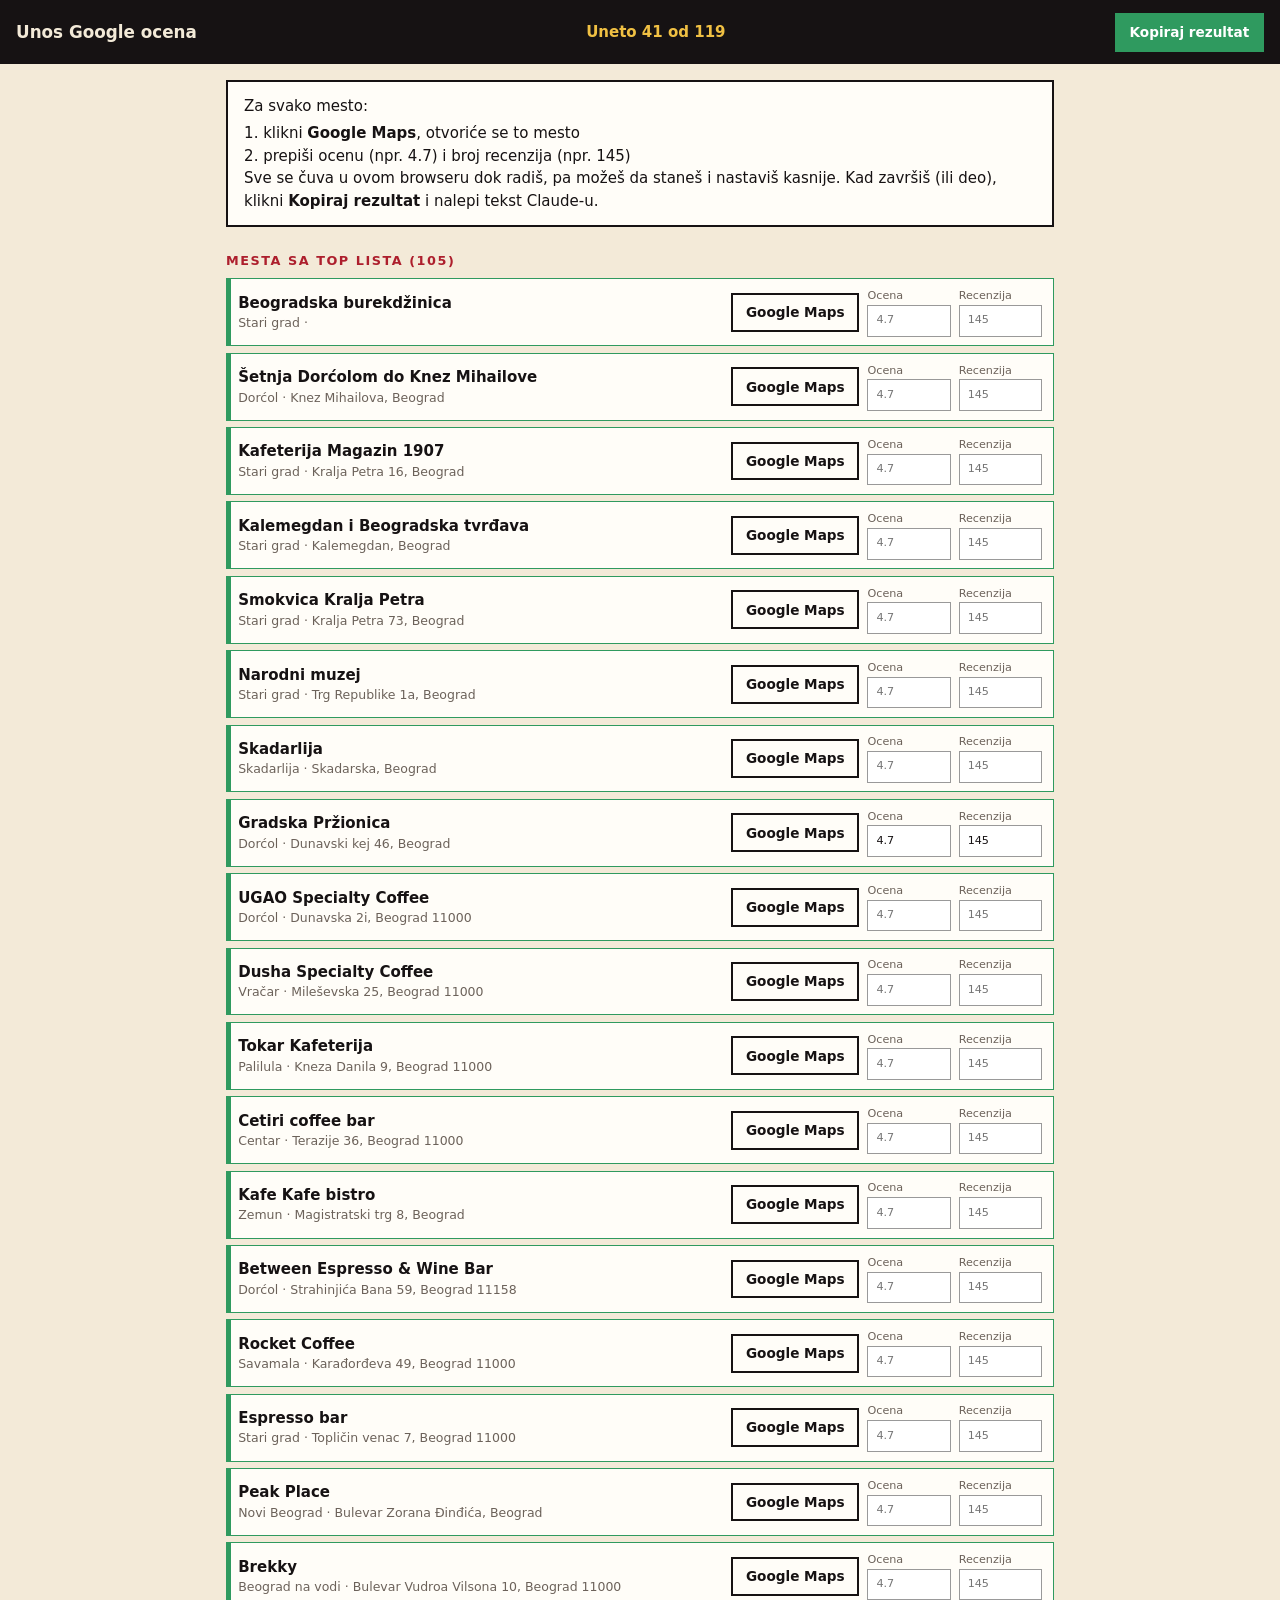
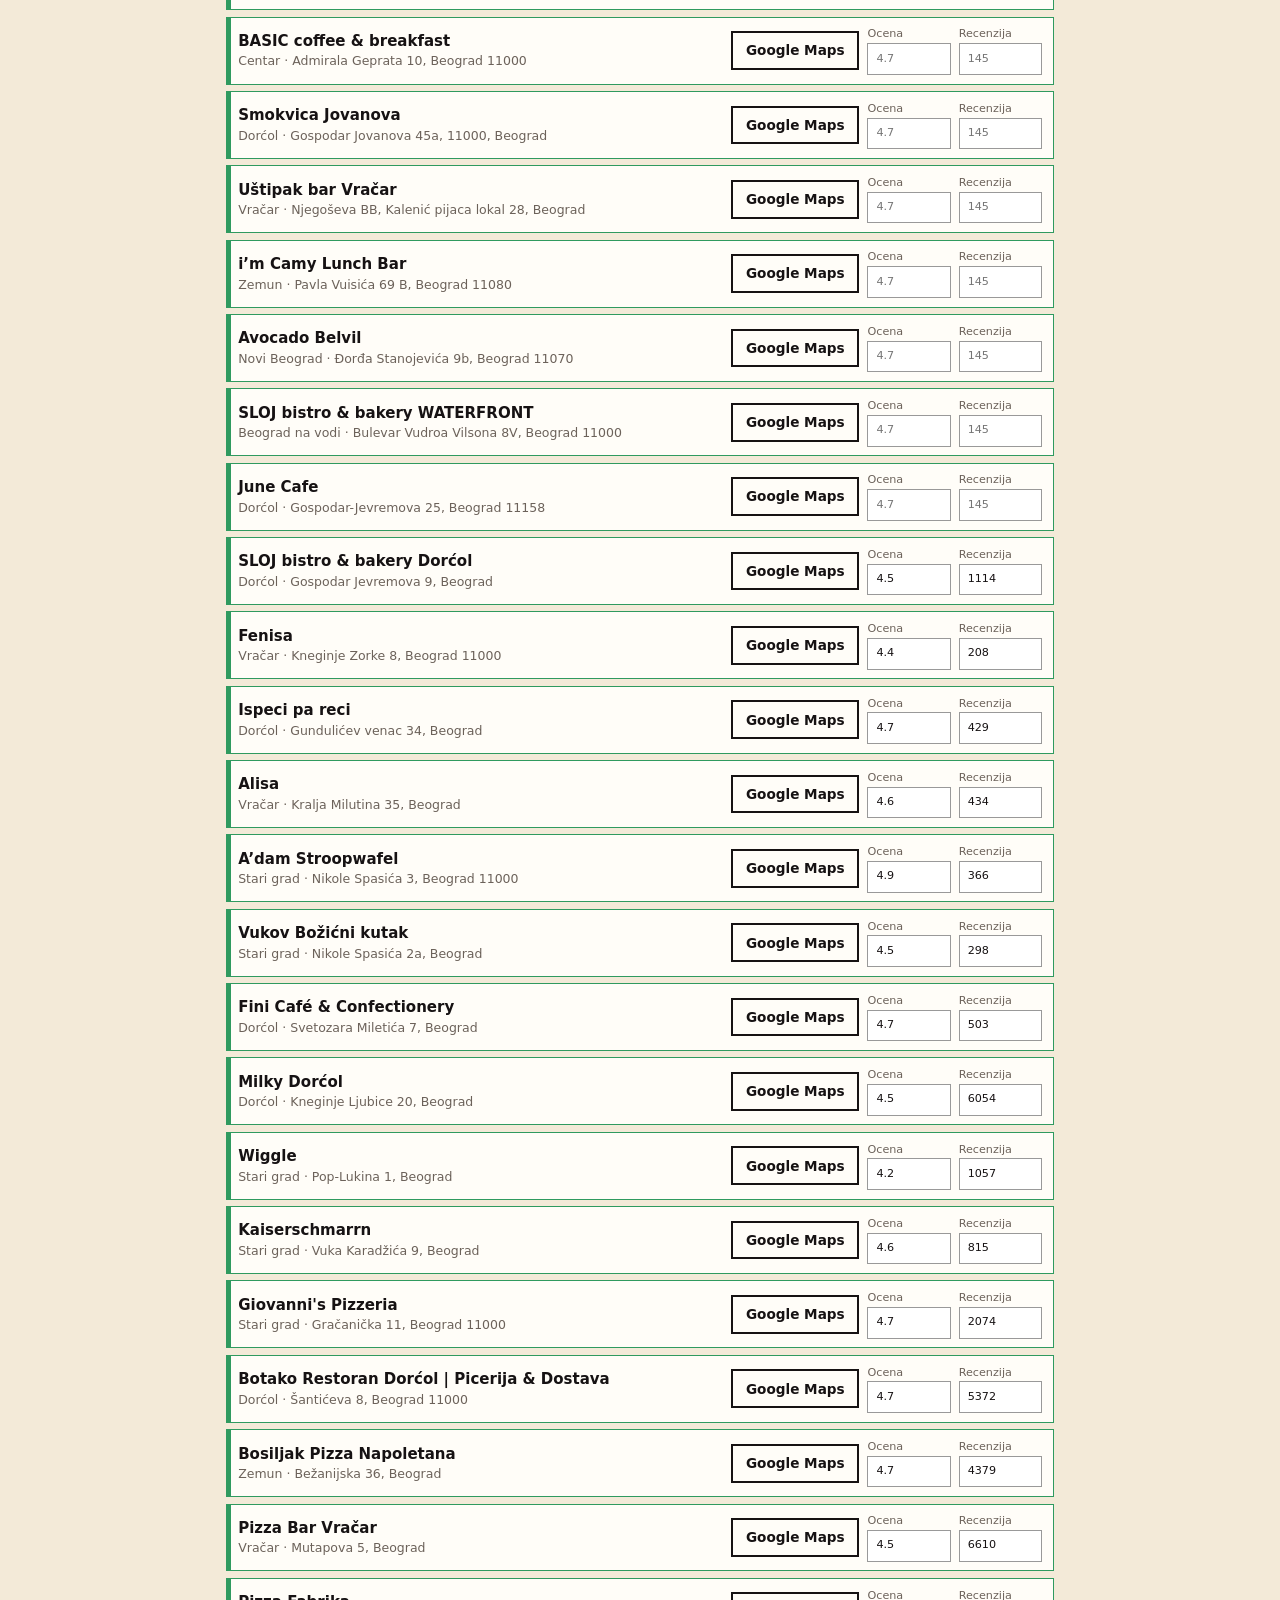
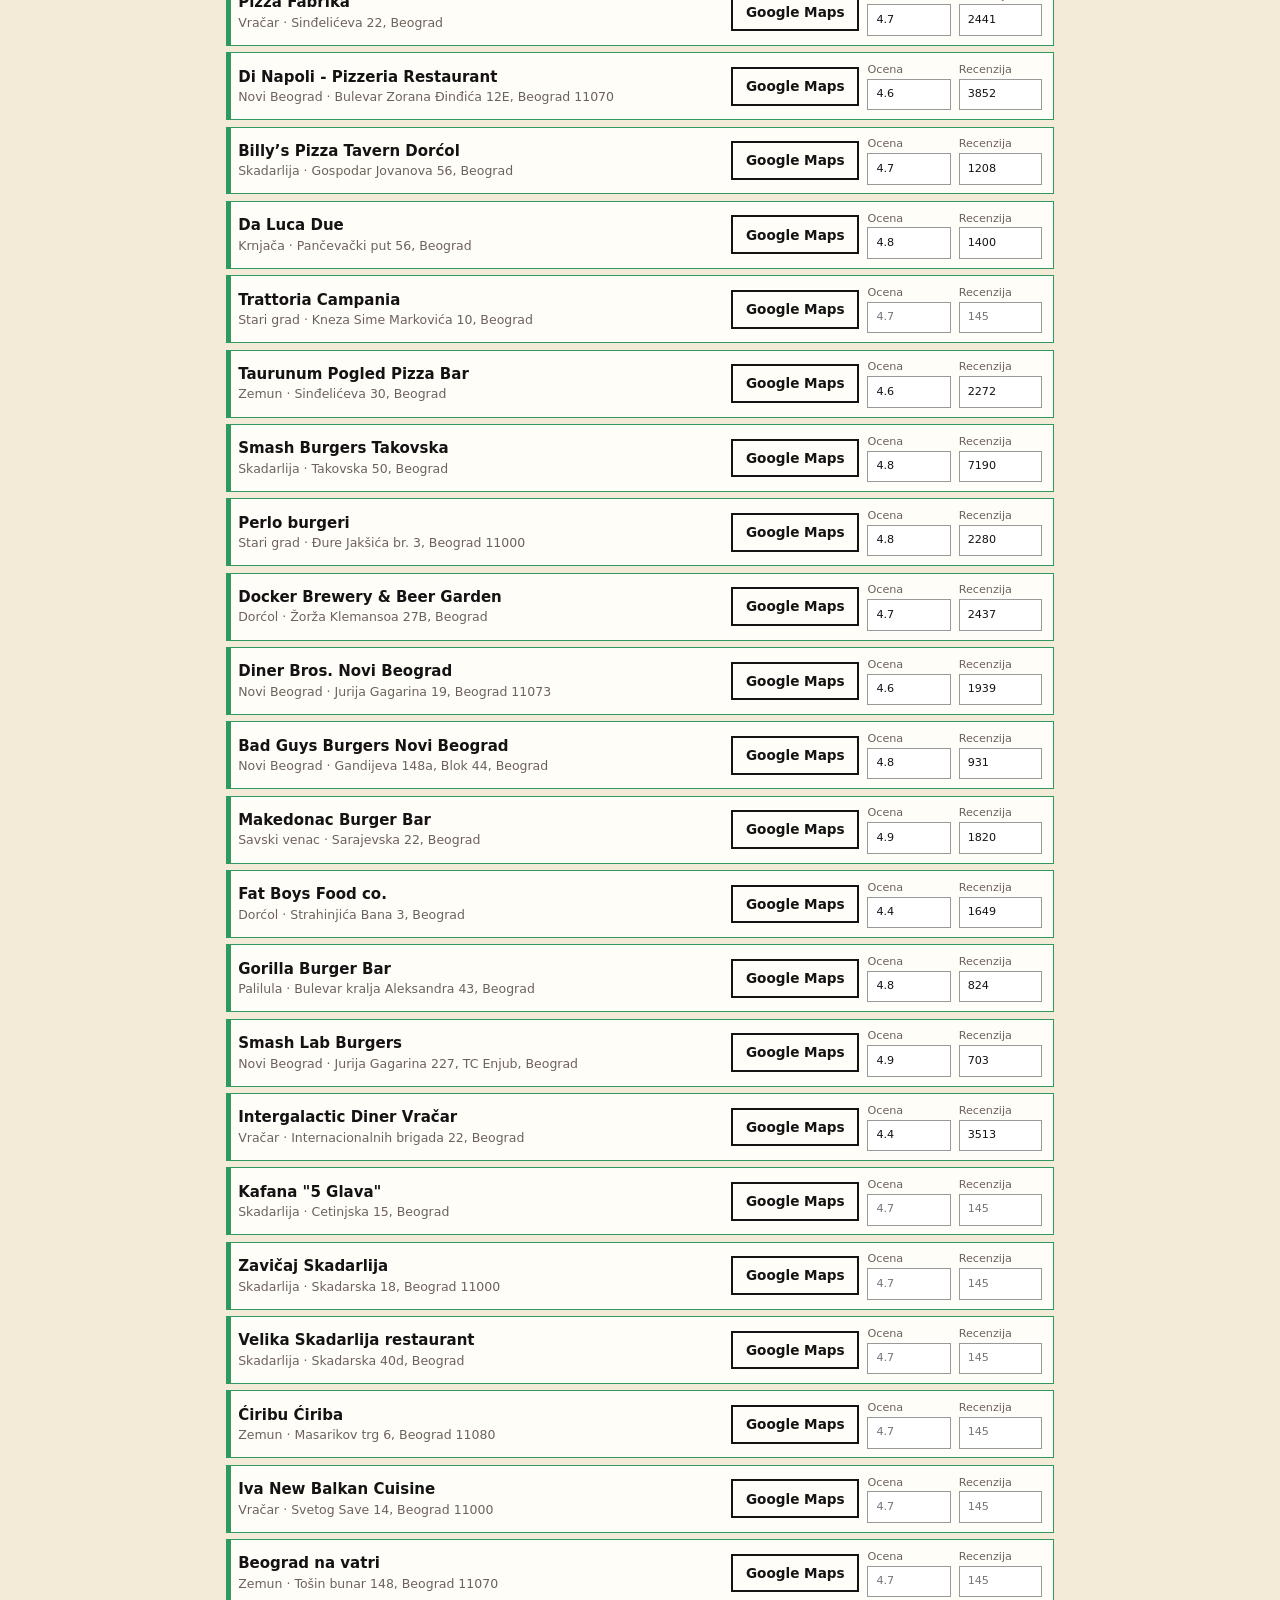
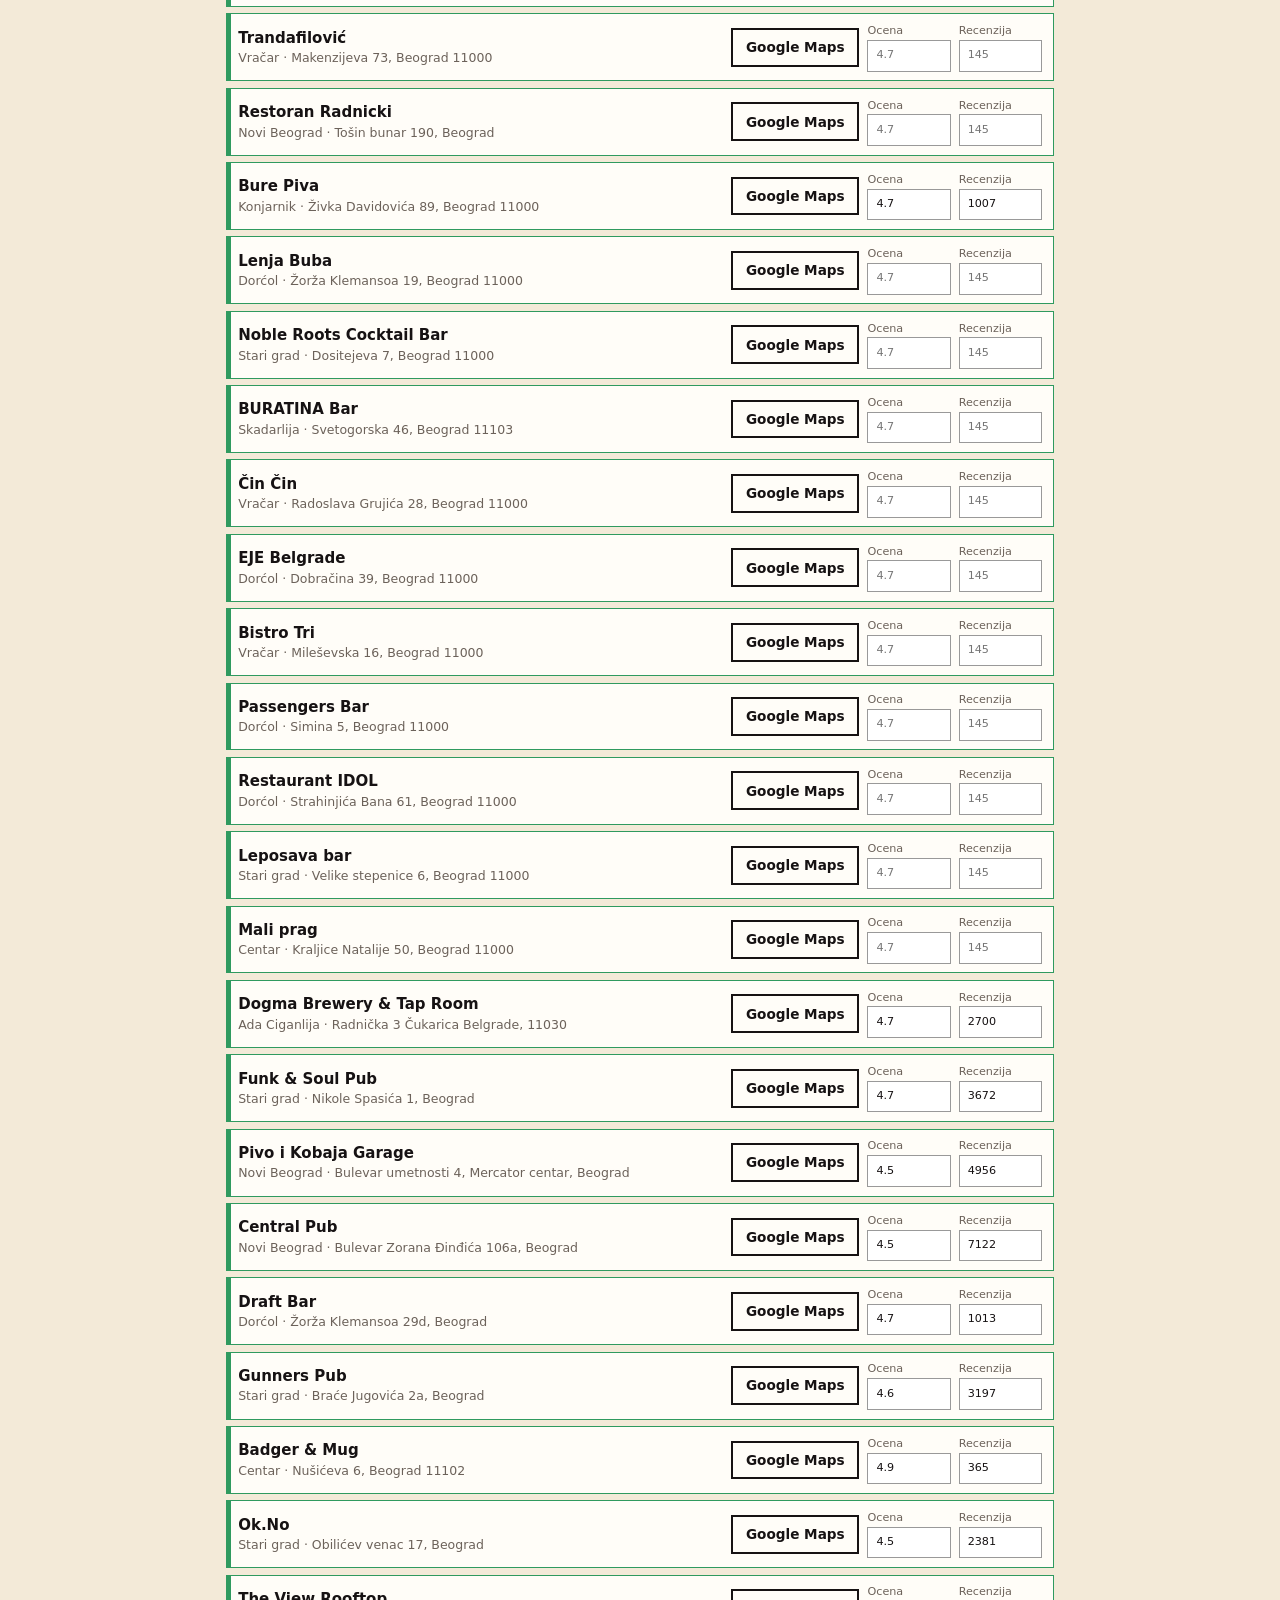
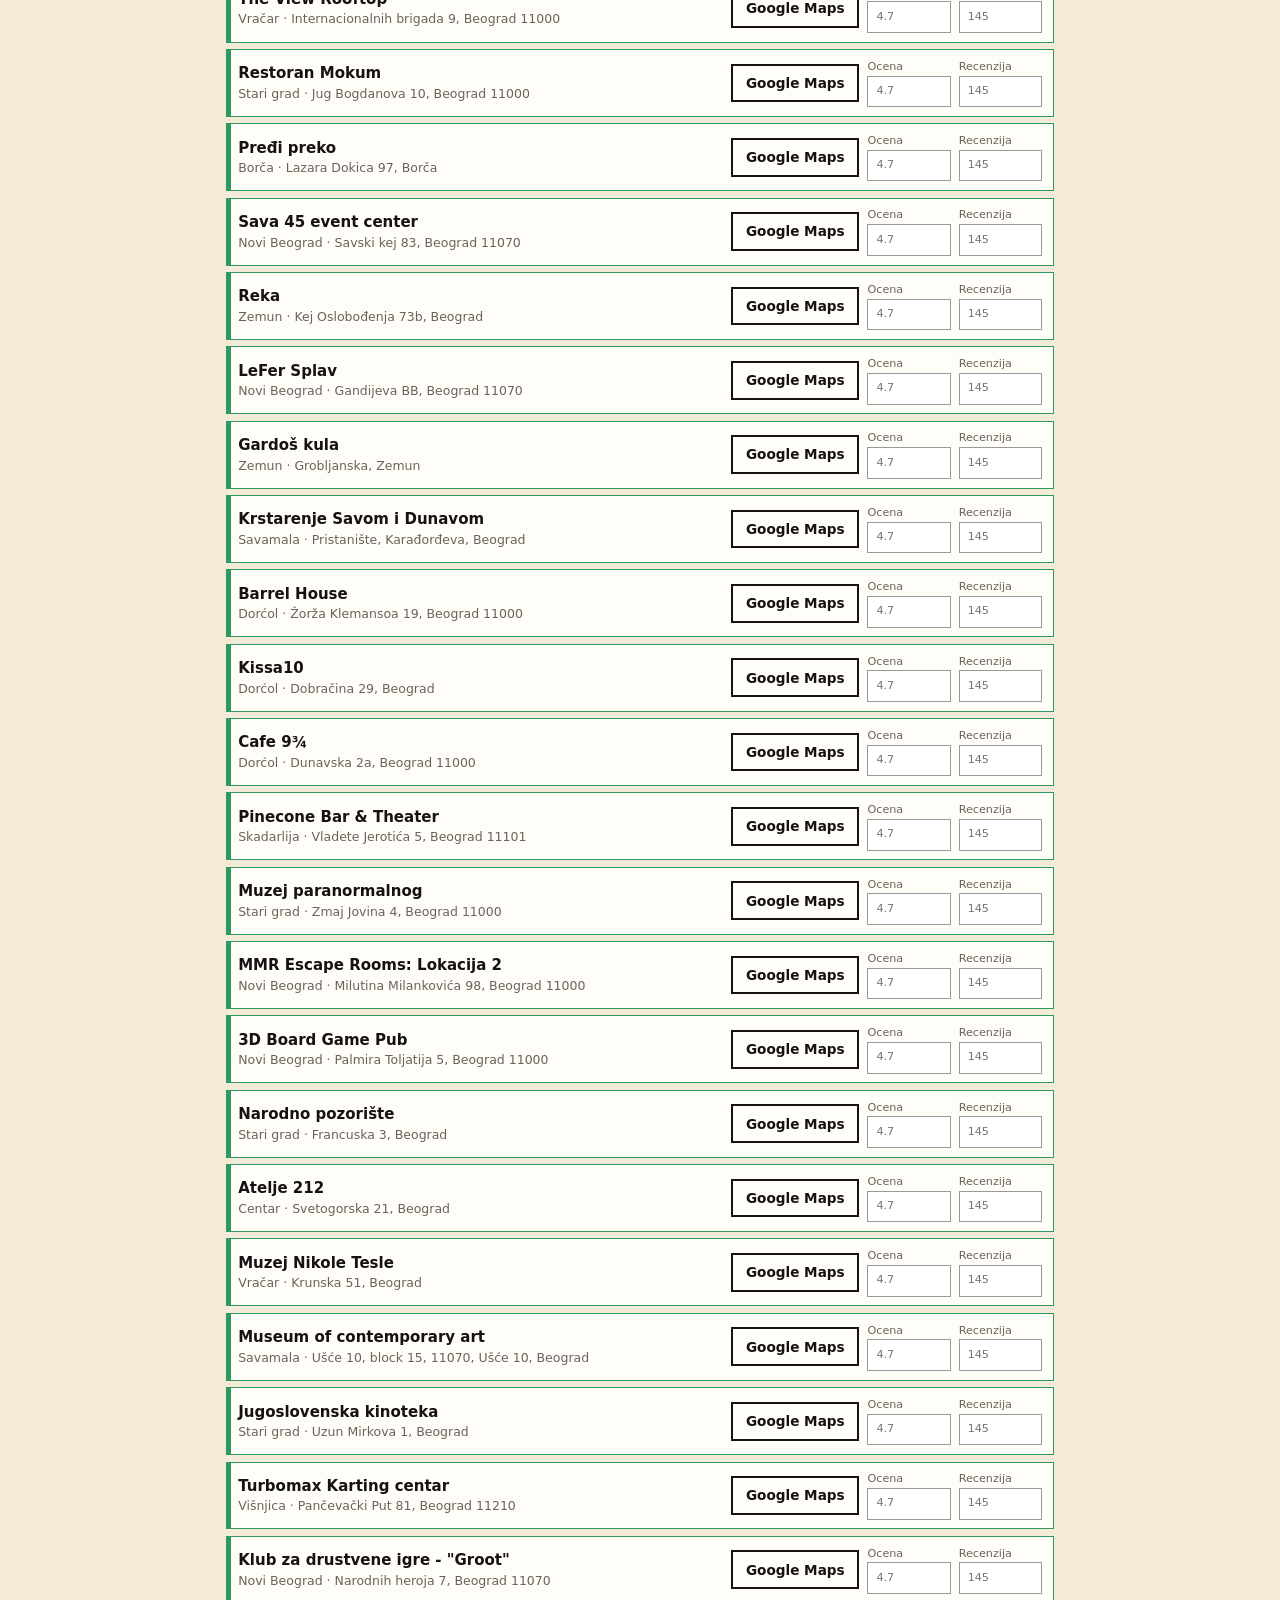
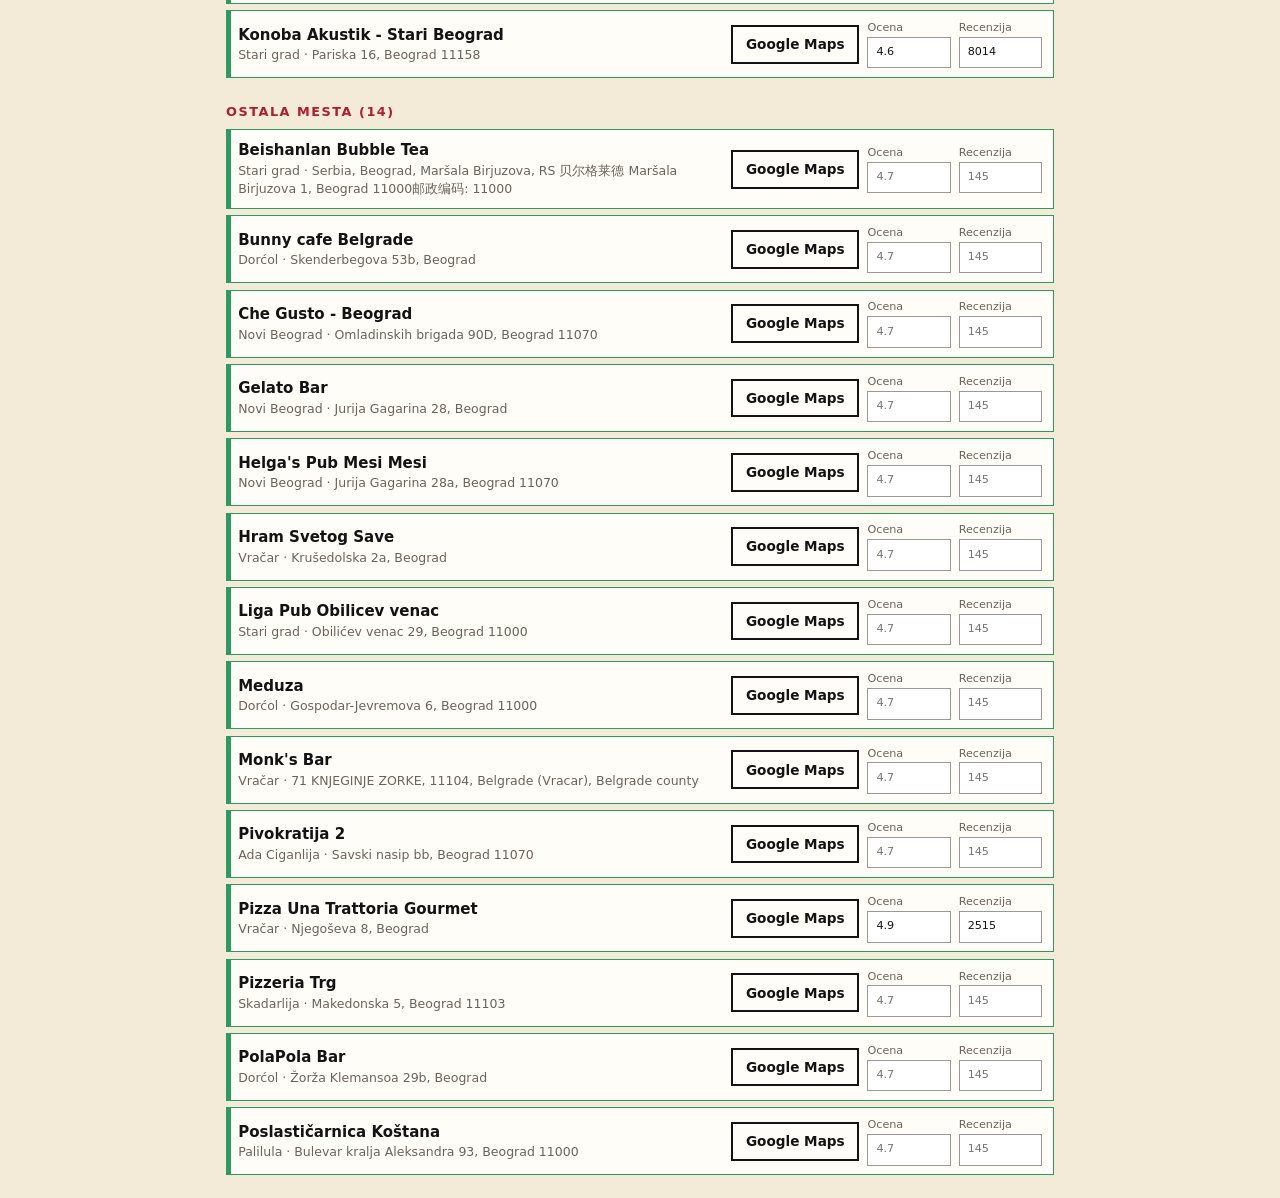
<file: unos-ocena.html>
<!doctype html>
<html lang="sr">
<head>
  <meta charset="utf-8" />
  <meta name="viewport" content="width=device-width, initial-scale=1" />
  <meta name="robots" content="noindex" />
  <title>Unos Google ocena · Stefanov vodič</title>
  <style>
    :root { --bg: #f3ead8; --ink: #161213; --red: #ad1f2d; --green: #2f9a5f; --line: #d8ccb6; --paper: #fffdf8; }
    * { box-sizing: border-box; }
    body { margin: 0; background: var(--bg); color: var(--ink); font: 15px/1.5 system-ui, sans-serif; }
    header { position: sticky; top: 0; z-index: 2; background: var(--ink); color: var(--bg); padding: 0.8rem 1rem; display: flex; flex-wrap: wrap; gap: 0.6rem 1rem; align-items: center; justify-content: space-between; }
    header h1 { font-size: 1.05rem; margin: 0; }
    .progress { font-weight: 600; color: #f0c043; }
    .actions { display: flex; gap: 0.5rem; flex-wrap: wrap; }
    button, .open { font: inherit; font-size: 0.85rem; font-weight: 600; padding: 0.45rem 0.8rem; border: 2px solid var(--ink); background: var(--paper); color: var(--ink); cursor: pointer; text-decoration: none; white-space: nowrap; }
    .primary { background: var(--green); border-color: var(--green); color: #fff; }
    main { max-width: 860px; margin: 0 auto; padding: 1rem; }
    .help { background: var(--paper); border: 2px solid var(--ink); padding: 0.8rem 1rem; margin-bottom: 1rem; }
    .help ol { margin: 0.3rem 0 0; padding-left: 1.2rem; }
    h2 { font-size: 0.8rem; letter-spacing: 0.12em; text-transform: uppercase; margin: 1.5rem 0 0.5rem; color: var(--red); }
    .row { display: grid; grid-template-columns: 1fr auto auto auto; gap: 0.5rem; align-items: center; background: var(--paper); border: 1px solid var(--line); padding: 0.55rem 0.7rem; margin-bottom: 0.4rem; }
    .row.done { border-color: var(--green); box-shadow: inset 4px 0 0 var(--green); }
    .name { font-weight: 600; min-width: 0; }
    .name small { display: block; font-weight: 400; color: #6c625a; }
    input { font: inherit; width: 5.2rem; padding: 0.4rem 0.5rem; border: 1px solid #999; background: #fff; color: var(--ink); }
    label.f { display: flex; flex-direction: column; font-size: 0.7rem; color: #6c625a; }
    textarea { width: 100%; height: 8rem; font: 12px/1.4 monospace; margin-top: 0.5rem; }
    @media (max-width: 560px) {
      .row { grid-template-columns: 1fr 1fr; }
      .name { grid-column: 1 / -1; }
      .open { grid-column: 1 / -1; text-align: center; }
      input { width: 100%; }
    }
  </style>
</head>
<body>
  <header>
    <h1>Unos Google ocena</h1>
    <span class="progress" id="progress"></span>
    <div class="actions">
      <button class="primary" id="copy">Kopiraj rezultat</button>
    </div>
  </header>
  <main>
    <div class="help">
      Za svako mesto:
      <ol>
        <li>klikni <b>Google Maps</b>, otvoriće se to mesto</li>
        <li>prepiši ocenu (npr. 4.7) i broj recenzija (npr. 145)</li>
      </ol>
      Sve se čuva u ovom browseru dok radiš, pa možeš da staneš i nastaviš kasnije.
      Kad završiš (ili deo), klikni <b>Kopiraj rezultat</b> i nalepi tekst Claude-u.
      <textarea id="out" readonly hidden aria-label="Rezultat"></textarea>
    </div>
    <div id="rows"></div>
  </main>

  <script src="js/data.js"></script>
  <script src="js/lists.js"></script>
  <script>
    (function () {
      const KEY = "sv-google-ocene";
      let saved = {};
      try { saved = JSON.parse(localStorage.getItem(KEY) || "{}"); } catch {}
      const store = () => { try { localStorage.setItem(KEY, JSON.stringify(saved)); } catch {} };
      const esc = (s) => String(s ?? "").replace(/[&<>"']/g, (c) => ({ "&": "&amp;", "<": "&lt;", ">": "&gt;", '"': "&quot;", "'": "&#39;" })[c]);
      const url = (l) => l.mapsUrl || `https://www.google.com/maps/search/?api=1&query=${encodeURIComponent(l.name + ", " + (l.address || "Beograd"))}`;

      // Prvo mesta sa top lista (redom kako se pojavljuju), pa sva ostala
      const onLists = [];
      (typeof LISTS !== "undefined" ? LISTS : []).forEach((L) => L.places.forEach((p) => { if (!onLists.includes(p.id)) onLists.push(p.id); }));
      const byId = Object.fromEntries(LOCATIONS.map((l) => [l.id, l]));
      const first = onLists.map((id) => byId[id]).filter(Boolean);
      const rest = LOCATIONS.filter((l) => !onLists.includes(l.id)).sort((a, b) => a.name.localeCompare(b.name, "sr"));

      LOCATIONS.forEach((l) => {
        if (l.googleRating && !saved[l.id]) saved[l.id] = { r: String(l.googleRating), c: String(l.googleReviews || "") };
      });

      const row = (l) => {
        const v = saved[l.id] || {};
        return `<div class="row" data-id="${esc(l.id)}">
          <div class="name">${esc(l.name)}<small>${esc(l.area)} · ${esc(l.address || "")}</small></div>
          <a class="open" href="${esc(url(l))}" target="_blank" rel="noopener">Google Maps</a>
          <label class="f">Ocena<input inputmode="decimal" data-k="r" value="${esc(v.r || "")}" placeholder="4.7" /></label>
          <label class="f">Recenzija<input inputmode="numeric" data-k="c" value="${esc(v.c || "")}" placeholder="145" /></label>
        </div>`;
      };
      document.getElementById("rows").innerHTML =
        `<h2>Mesta sa top lista (${first.length})</h2>` + first.map(row).join("") +
        `<h2>Ostala mesta (${rest.length})</h2>` + rest.map(row).join("");

      const valid = (v) => v && /^[1-5]([.,]\d)?$/.test((v.r || "").trim()) && /^\d[\d.,\s]*$/.test((v.c || "").trim());
      function update() {
        let n = 0;
        document.querySelectorAll(".row").forEach((r) => {
          const ok = valid(saved[r.dataset.id]);
          r.classList.toggle("done", ok);
          if (ok) n++;
        });
        document.getElementById("progress").textContent = `Uneto ${n} od ${LOCATIONS.length}`;
      }
      document.getElementById("rows").addEventListener("input", (e) => {
        const inp = e.target.closest("input");
        if (!inp) return;
        const id = inp.closest(".row").dataset.id;
        saved[id] = { ...(saved[id] || {}), [inp.dataset.k]: inp.value };
        store();
        update();
      });
      document.getElementById("copy").addEventListener("click", async () => {
        const lines = Object.entries(saved)
          .filter(([, v]) => valid(v))
          .map(([id, v]) => `${id}|${v.r.trim().replace(",", ".")}|${v.c.trim().replace(/[.,\s]/g, "")}`);
        const text = "GOOGLE OCENE\n" + lines.join("\n");
        const out = document.getElementById("out");
        out.value = text;
        out.hidden = false;
        out.select();
        try { await navigator.clipboard.writeText(text); document.getElementById("copy").textContent = `Kopirano (${lines.length}) ✓`; }
        catch { document.getElementById("copy").textContent = "Označeno, kopiraj ručno"; }
        setTimeout(() => (document.getElementById("copy").textContent = "Kopiraj rezultat"), 3000);
      });
      update();
    })();
  </script>
</body>
</html>
</file>
